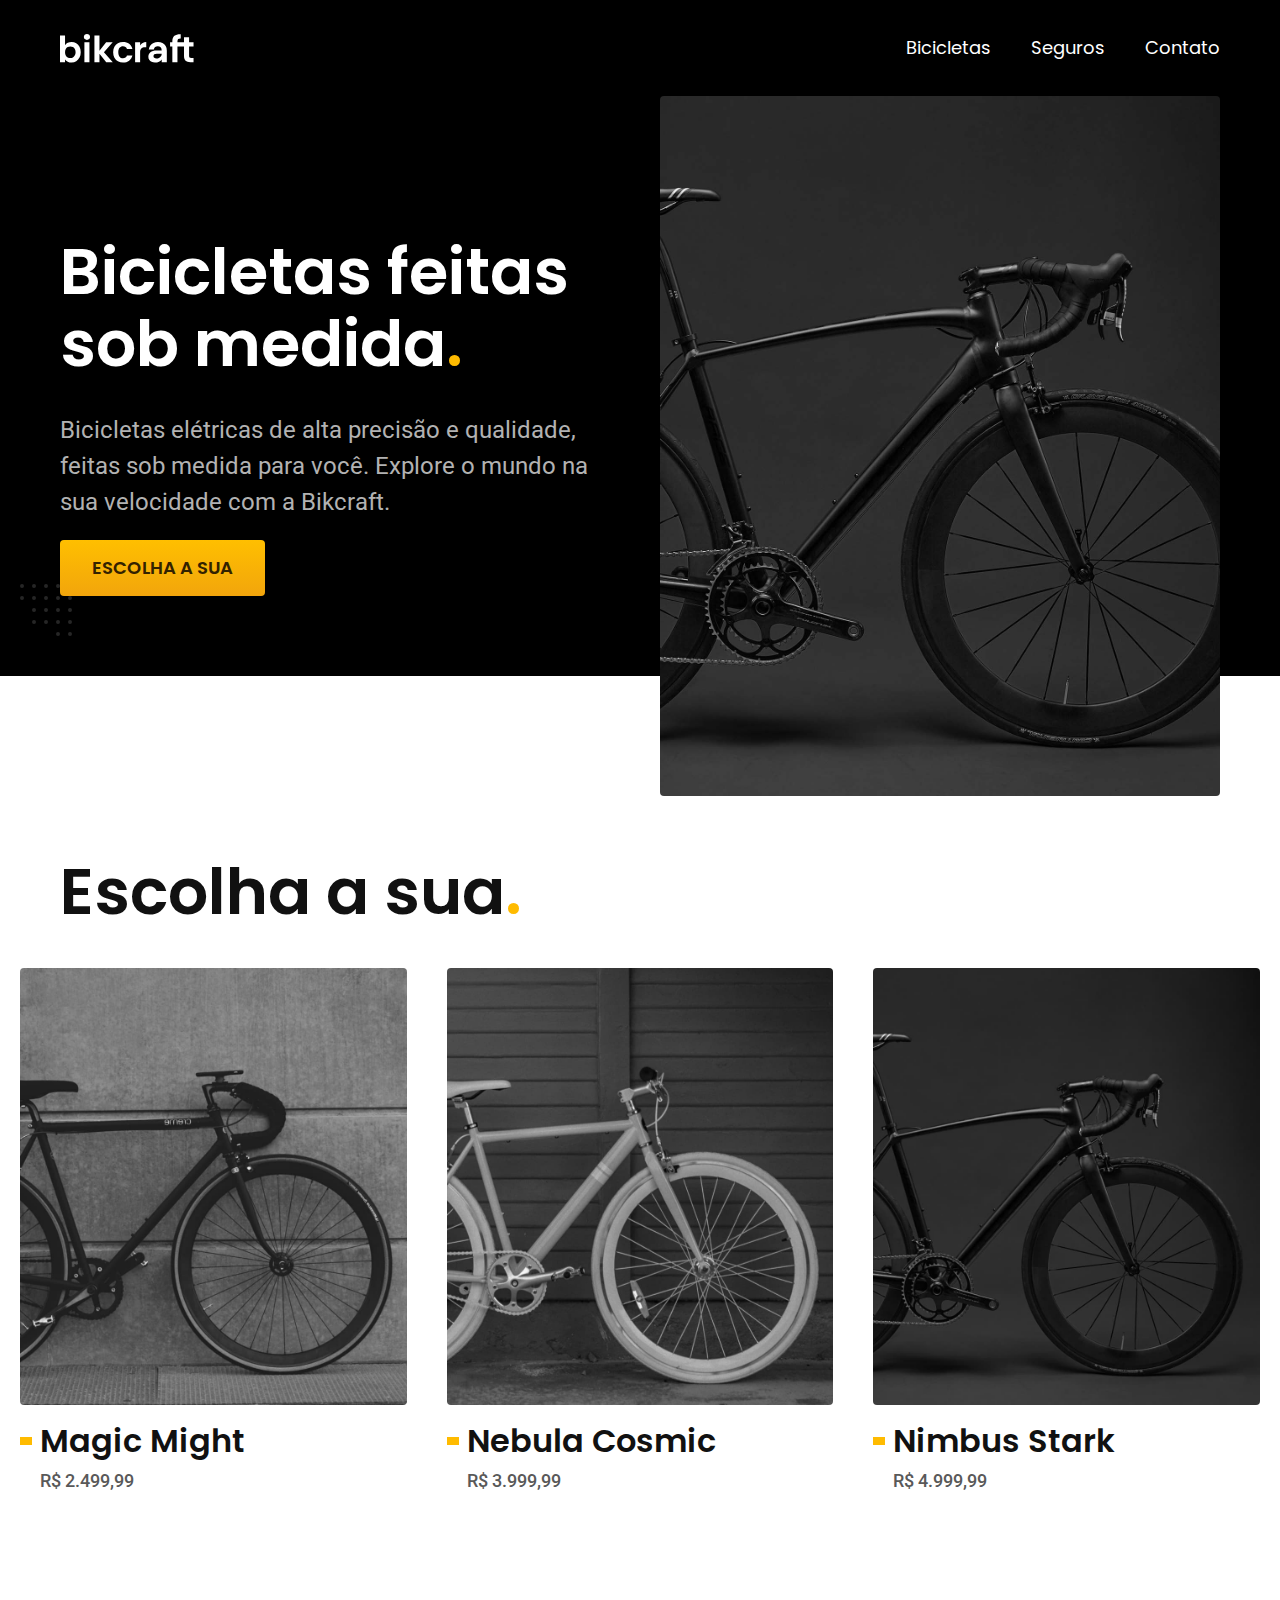
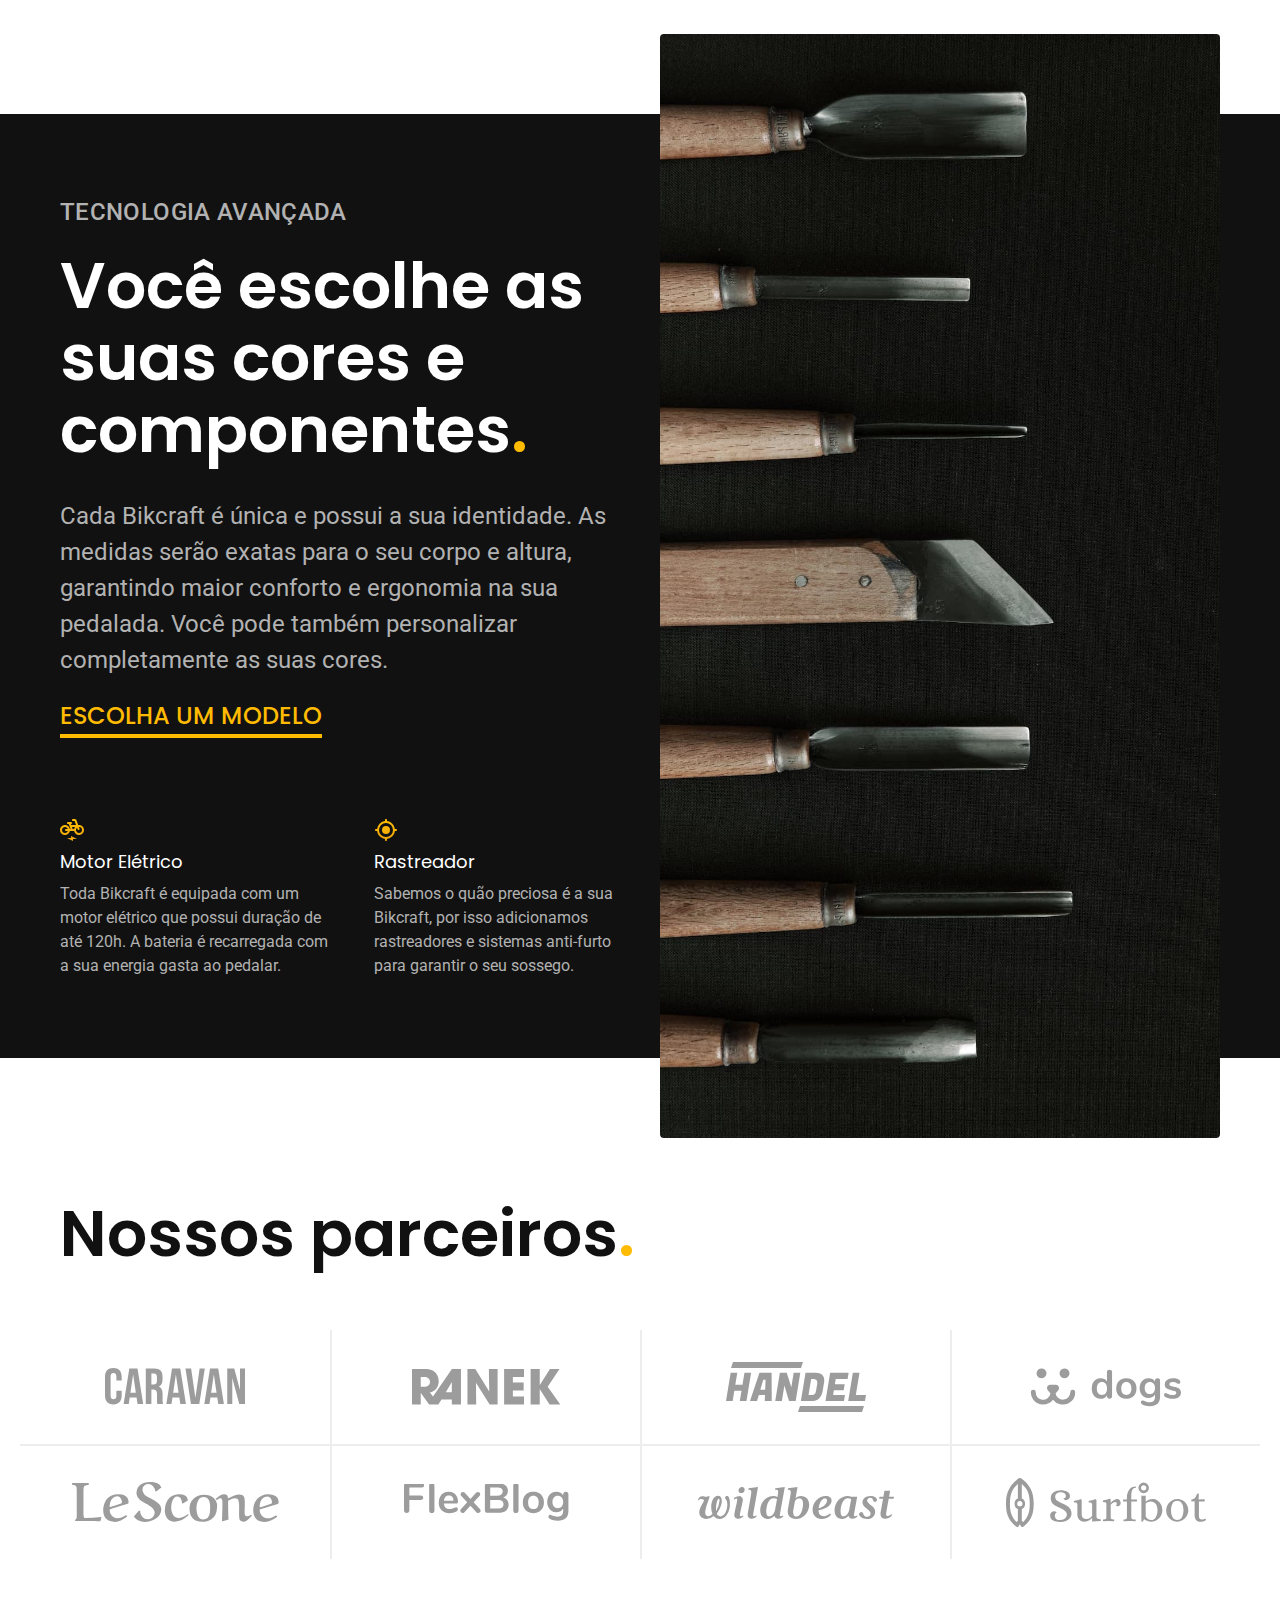
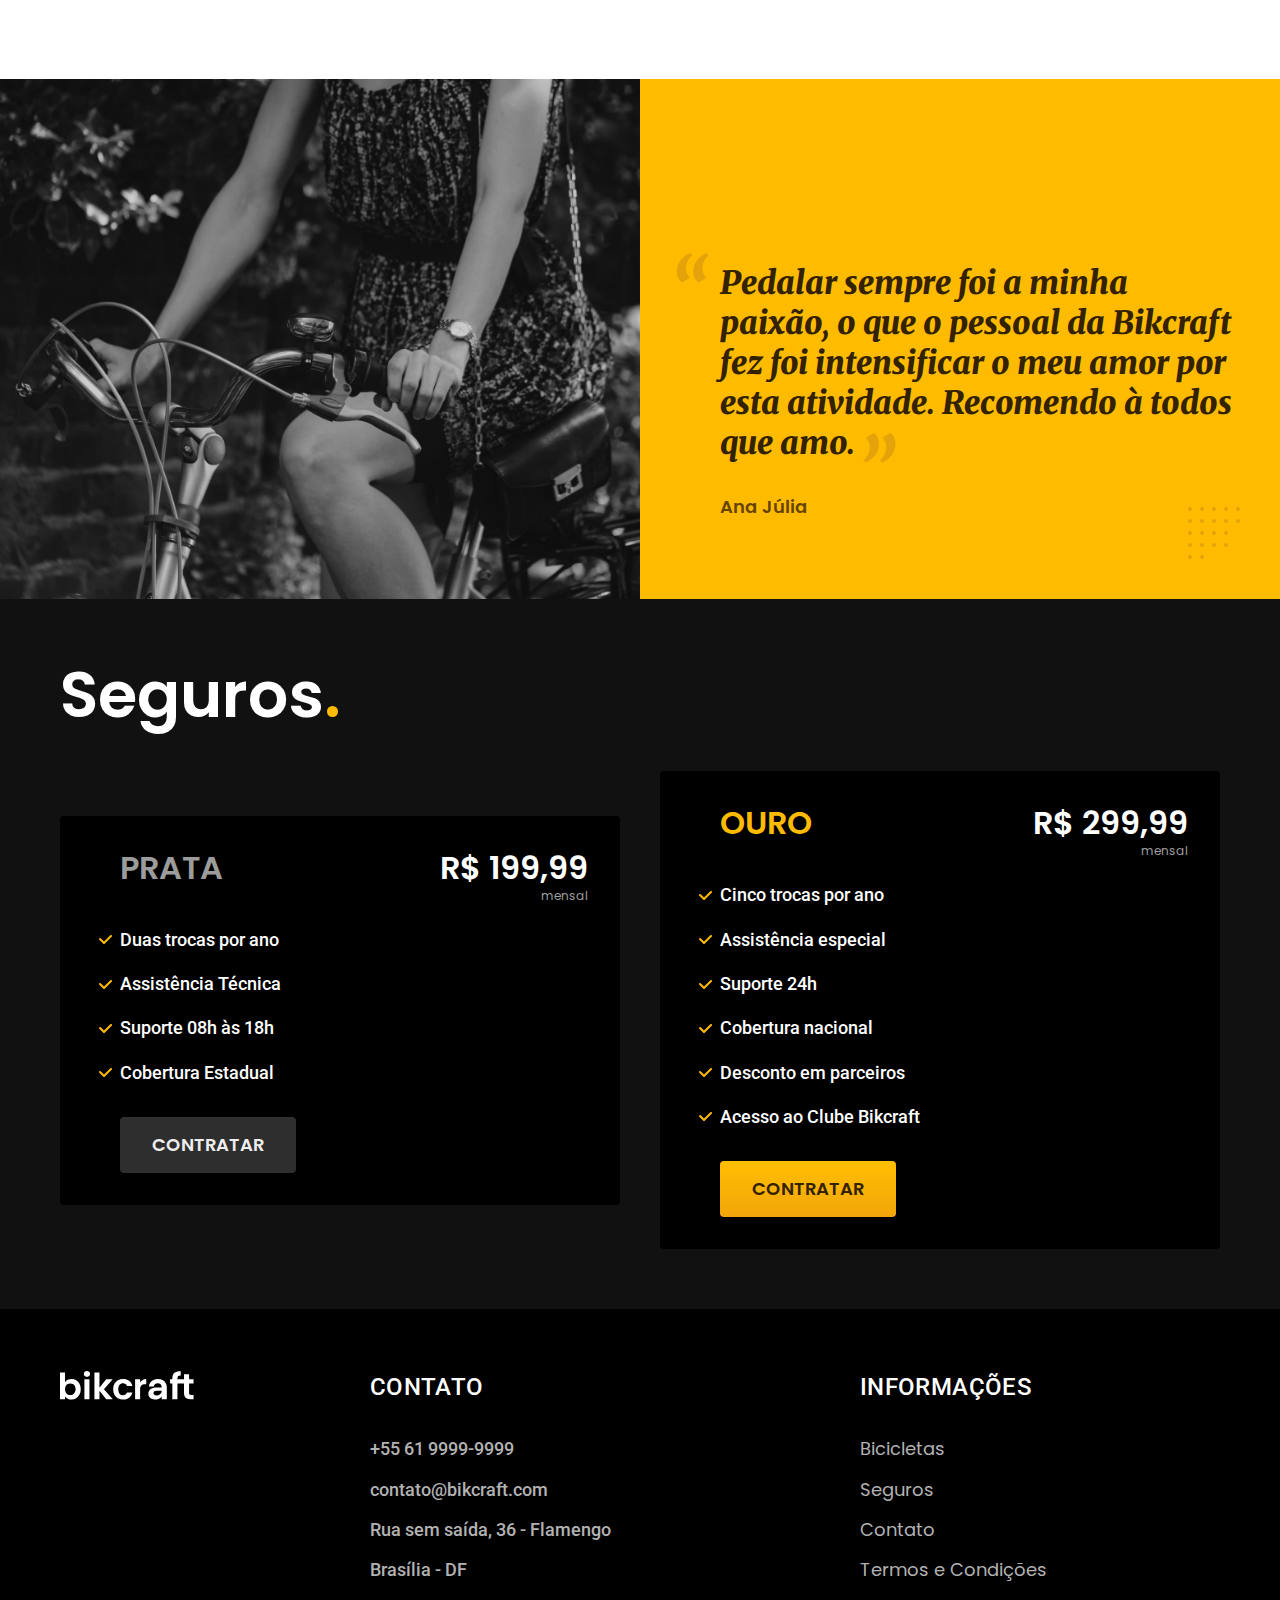
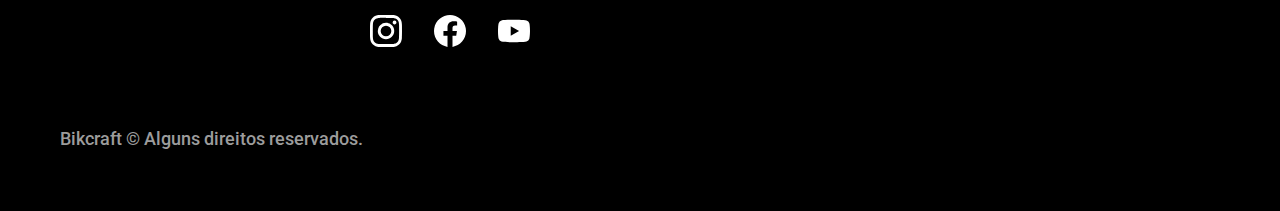
<file: index.html>
<!DOCTYPE html>
<html lang="pt-br">

<head>
  <meta charset="UTF-8">
  <meta name="viewport" content="width=device-width, initial-scale=1.0">

  <title>Bikcraft - Bicicletas Elétricas</title>
  <meta name="description" content="Bicicletas elétricas de alta precisão e qualidade,  feitas sob medida para o cliente. Explore o mundo na sua velocidade com a Bikcraft.">

  <link rel="preload" href="./css/style.css" as="style">
  <link rel="stylesheet" href="./css/style.css">

  <link rel="preconnect" href="https://fonts.googleapis.com">
  <link rel="preconnect" href="https://fonts.gstatic.com" crossorigin>
  <link href="https://fonts.googleapis.com/css2?family=Fira+Sans&family=Merriweather:ital,wght@1,900&family=Poppins:wght@400;600&family=Roboto:wght@400;500&display=swap" rel="stylesheet">
</head>

<body>
  <header class="header-bg">
    <div class="header container">
      <a href="./">
        <img src="./img/bikcraft.svg" width="136" height="32" alt="Bikcraft">
      </a>

      <nav aria-label="primaria">
        <ul class="header-menu font-1-m cor-0">
          <li><a href="./bicicletas.html">Bicicletas</a></li>
          <li><a href="./seguros.html">Seguros</a></li>
          <li><a href="./contato.html">Contato</a></li>
        </ul>
      </nav>
    </div>
  </header>

  <main class="introducao-bg">
    <div class="introducao container">
      <div class="introducao-conteudo">
        <h1 class="font-1-xxl cor-0">Bicicletas feitas sob medida<span class="cor-p1">.</span></h1>
        <p class="font-2-l cor-5">Bicicletas elétricas de alta precisão e qualidade, feitas sob medida para você. Explore o mundo na sua velocidade com a Bikcraft.</p>
        <a class="botao" href="./bicicletas.html">Escolha a sua</a>
      </div>
      <picture>
        <source media="(max-width: 800px)" srcset="./img/bicicletas/nimbus.jpg">
        <img src="./img/fotos/introducao.jpg" width="1280" height="1600" alt="Bicicleta elétrica preta.">
      </picture>
    </div>
  </main>

  <article class="bicicletas-lista">
    <h2 class="container font-1-xxl">Escolha a sua<span class="cor-p1">.</span></h2>

    <ul>
      <li>
        <a href="./bicicletas/magic.html">
          <img src="./img/bicicletas/magic-home.jpg" alt="Bicicleta preta" width="920" height="1040">
          <h3 class="font-1-xl">Magic Might</h3>
          <span class="font-2-m cor-8">R$ 2.499,99</span>
        </a>
      </li>

      <li>
        <a href="./bicicletas/nebula.html">
          <img src="./img/bicicletas/nebula-home.jpg" alt="Bicicleta preta" width="920" height="1040">
          <h3 class="font-1-xl">Nebula Cosmic</h3>
          <span class="font-2-m cor-8">R$ 3.999,99</span>
        </a>
      </li>

      <li>
        <a href="./bicicletas/nimbus.html">
          <img src="./img/bicicletas/nimbus-home.jpg" alt="Bicicleta preta" width="920" height="1040">
          <h3 class="font-1-xl">Nimbus Stark</h3>
          <span class="font-2-m cor-8">R$ 4.999,99</span>
        </a>
      </li>
    </ul>
  </article>

  <article class="tecnologia-bg">
    <div class="tecnologia container">
      <div class="tecnologia-conteudo">
        <span class="font-2-l-b cor-5">Tecnologia Avançada</span>
        <h2 class="font-1-xxl cor-0">Você escolhe as suas cores e componentes<span class="cor-p1">.</span></h2>
        <p class="font-2-l cor-5">Cada Bikcraft é única e possui a sua identidade. As medidas serão exatas para o seu corpo e altura, garantindo maior conforto e ergonomia na sua pedalada. Você pode também personalizar completamente as suas cores.</p>
        <a class=" link" href="./bicicletas.html">Escolha um modelo</a>
        <div class="tecnologia-vantagens">
          <div>
            <img src="./img/icones/eletrica.svg" width="24" height="24" alt="">
            <h3 class="font-1-m cor-0">Motor Elétrico</h3>
            <p class="font-2-s cor-5">Toda Bikcraft é equipada com um motor elétrico que possui duração de até 120h. A bateria é recarregada com a sua energia gasta ao pedalar.</p>
          </div>
          <div>
            <img src="./img/icones/rastreador.svg" width="24" height="24" alt="">
            <h3 class="font-1-m cor-0">Rastreador</h3>
            <p class="font-2-s cor-5">Sabemos o quão preciosa é a sua Bikcraft, por isso adicionamos rastreadores e sistemas anti-furto para garantir o seu sossego.</p>
          </div>
        </div>
      </div>

      <div class="tecnologia-imagem">
        <img src="./img/fotos/tecnologia.jpg" width="1200" height="1920" alt="">
      </div>
    </div>
  </article>

  <section class="parceiros" aria-label="Nossos Parceiros">
    <h2 class="container font-1-xxl">Nossos parceiros<span class="cor-p1">.</span></h2>

    <ul>
      <li><img src="./img/parceiros/caravan.svg" alt="Caravan" width="140" height="38"></li>
      <li><img src="./img/parceiros/ranek.svg" alt="Ranek" width="149" height="36"></li>
      <li><img src="./img/parceiros/handel.svg" alt="Handel" width="140" height="50"></li>
      <li><img src="./img/parceiros/dogs.svg" alt="Dogs" width="152" height="39"></li>
      <li><img src="./img/parceiros/lescone.svg" alt="LeScone" width="208" height="41"></li>
      <li><img src="./img/parceiros/flexblog.svg" alt="FlexBlog" width="165" height="38"></li>
      <li><img src="./img/parceiros/wildbeast.svg" alt="Wildbeast" width="196" height="34"></li>
      <li><img src="./img/parceiros/surfbot.svg" alt="Surfbot" width="200" height="49"></li>
    </ul>
  </section>

  <section class="depoimento" aria-label="Depoimento">
    <div>
      <img src="./img/fotos/depoimento.jpg" width="1560" height="1360" alt="Pessoa pedalando uma bicicleta Bikcraft">
    </div>
    <div class="depoimento-conteudo">
      <blockquote class="font-1-xl cor-p5">
        <p>Pedalar sempre foi a minha paixão, o que o pessoal da Bikcraft fez foi intensificar o meu amor por esta atividade. Recomendo à todos que amo.</p>
      </blockquote>
      <span class="font-1-m-b cor-p4">Ana Júlia</span>
    </div>
  </section>

  <article class="seguros-bg">
    <div class="seguros container">
      <h2 class="font-1-xxl cor-0">Seguros<span class="cor-p1">.</span></h2>
      <div class="seguros-item">
        <h3 class="font-1-xl cor-6">PRATA</h3>
        <span class="font-1-xl cor-0">R$ 199,99<span class="font-1-xs cor-6">mensal</span></span>
        <ul class="font-2-m cor-0">
          <li>Duas trocas por ano</li>
          <li>Assistência Técnica</li>
          <li>Suporte 08h às 18h</li>
          <li>Cobertura Estadual</li>
        </ul>
        <a class="botao secundario" href="./orcamento.html">Contratar</a>
      </div>

      <div class="seguros-item">
        <h3 class="font-1-xl cor-p1">OURO</h3>
        <span class="font-1-xl cor-0">R$ 299,99<span class="font-1-xs cor-6">mensal</span></span>
        <ul class="font-2-m cor-0">
          <li>Cinco trocas por ano</li>
          <li>Assistência especial</li>
          <li>Suporte 24h</li>
          <li>Cobertura nacional</li>
          <li>Desconto em parceiros</li>
          <li>Acesso ao Clube Bikcraft</li>
        </ul>
        <a class="botao" href="./orcamento.html">Contratar</a>
      </div>
    </div>
  </article>

  <footer class="footer-bg">
    <div class="footer container">
      <img src="./img/bikcraft.svg" width="136" height="32" alt="Bikcraft">
      <div class="footer-contato">
        <h3 class="font-2-l-b cor-0">Contato</h3>
        <ul class="font-2-m cor-5">
          <li><a href="tel:+556199999999">+55 61 9999-9999</a></li>
          <li><a href="mailto:contato@bikcraft.com">contato@bikcraft.com</a></li>
          <li>Rua sem saída, 36 - Flamengo</li>
          <li>Brasília - DF</li>
        </ul>
        <div class="footer-redes">
          <a href="./">
            <img src="./img/redes/instagram.svg" width="32" height="32" alt="Instagram">
          </a>
          <a href="./">
            <img src="./img/redes/facebook.svg" width="32" height="32" alt="Facebook">
          </a>
          <a href="./">
            <img src="./img/redes/youtube.svg" width="32" height="32" alt="Youtube">
          </a>
        </div>
      </div>
      <div class="footer-informacoes">
        <h3 class="font-2-l-b cor-0">Informações</h3>
        <nav>
          <ul class="font-1-m cor-5">
            <li><a href="./bicicletas.html">Bicicletas</a></li>
            <li><a href="./seguros.html">Seguros</a></li>
            <li><a href="./contato.html">Contato</a></li>
            <li><a href="./termos.html">Termos e Condições</a></li>
          </ul>
        </nav>
      </div>
      <p class="footer-copy font-2-m cor-6">Bikcraft © Alguns direitos reservados.</p>
    </div>
  </footer>

</body>

</html>
</file>
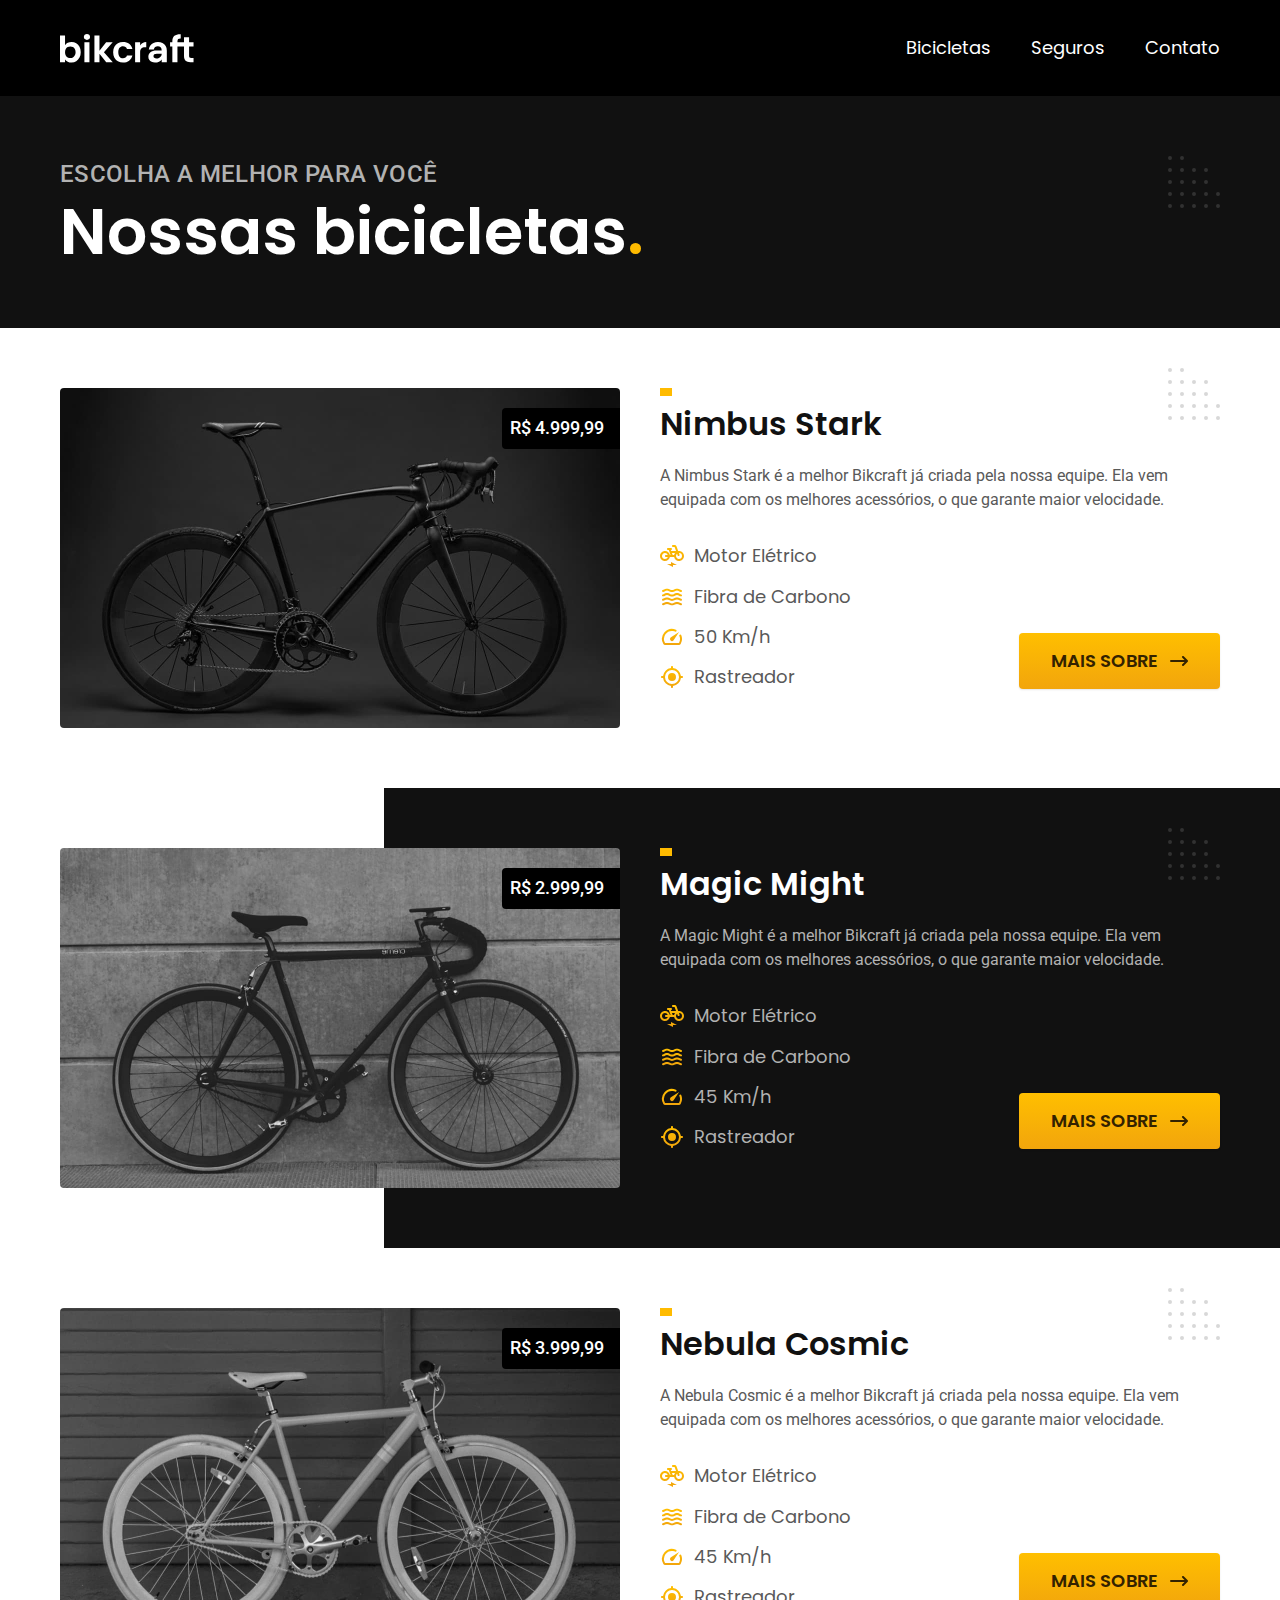
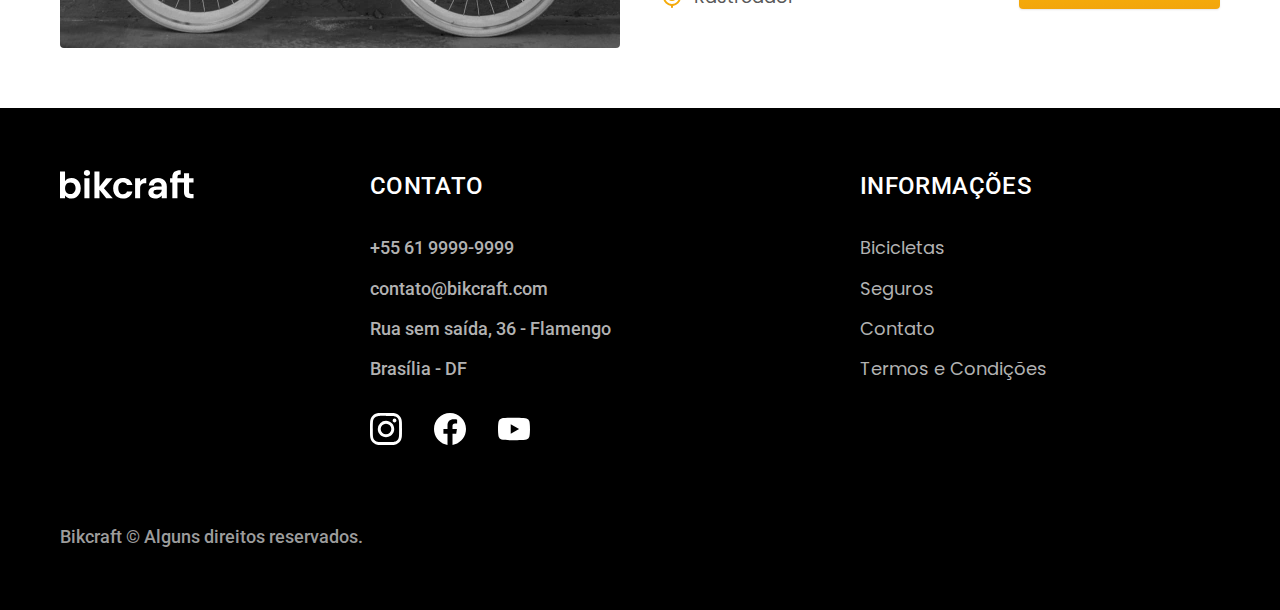
<file: bicicletas.html>
<!DOCTYPE html>
<html lang="pt-br">

<head>
  <meta charset="UTF-8">
  <meta name="viewport" content="width=device-width, initial-scale=1.0">

  <title>Bicicletas | Bikcraft</title>
  <meta name="description" content="Bicicletas.">

  <link rel="preload" href="./css/style.css" as="style">
  <link rel="stylesheet" href="./css/style.css">

  <link rel="preconnect" href="https://fonts.googleapis.com">
  <link rel="preconnect" href="https://fonts.gstatic.com" crossorigin>
  <link href="https://fonts.googleapis.com/css2?family=Fira+Sans&family=Merriweather:ital,wght@1,900&family=Poppins:wght@400;600&family=Roboto:wght@400;500&display=swap" rel="stylesheet">
</head>

<body id="bicicletas">
  <header class="header-bg">
    <div class="header container">
      <a href="./">
        <img src="./img/bikcraft.svg" alt="Bikcraft">
      </a>

      <nav aria-label="primaria">
        <ul class="header-menu font-1-m cor-0">
          <li><a href="./bicicletas.html">Bicicletas</a></li>
          <li><a href="./seguros.html">Seguros</a></li>
          <li><a href="./contato.html">Contato</a></li>
        </ul>
      </nav>
    </div>
  </header>

  <main>
    <div class="titulo-bg">
      <div class="titulo container">
        <p class="font-2-l-b cor-5">Escolha a melhor para você</p>
        <h1 class="font-1-xxl cor-0">Nossas bicicletas<span class="cor-p1">.</span></h1>
      </div>
    </div>

    <div class="bicicletas container">
      <div class="bicicletas-imagem">
        <img src="./img/bicicletas/nimbus.jpg" alt="Bicicleta Preta">
        <span class="font-2-m cor-0">R$ 4.999,99</span>
      </div>
      <div class="bicicletas-conteudo">
        <h2 class="font-1-xl">Nimbus Stark</h2>
        <p class="font-2-s cor-8">A Nimbus Stark é a melhor Bikcraft já criada pela nossa equipe. Ela vem equipada com os melhores acessórios, o que garante maior velocidade.</p>
        <ul class="font-1-m cor-8">
          <li>
            <img src="./img/icones/eletrica.svg" alt="">
            Motor Elétrico
          </li>
          <li>
            <img src="./img/icones/carbono.svg" alt="">
            Fibra de Carbono
          </li>
          <li>
            <img src="./img/icones/velocidade.svg" alt="">
            50 Km/h
          </li>
          <li>
            <img src="./img/icones/rastreador.svg" alt="">
            Rastreador
          </li>
        </ul>
        <a class="botao seta" href="./bicicletas/nimbus.html">Mais Sobre</a>
      </div>
    </div>

    <div class="bicicletas-bg">
      <div class="bicicletas container">
        <div class="bicicletas-imagem">
          <img src="./img/bicicletas/magic.jpg" alt="Bicicleta Preta">
          <span class="font-2-m cor-0">R$ 2.999,99</span>
        </div>
        <div class="bicicletas-conteudo">
          <h2 class="font-1-xl cor-0">Magic Might</h2>
          <p class="font-2-s cor-5">A Magic Might é a melhor Bikcraft já criada pela nossa equipe. Ela vem equipada com os melhores acessórios, o que garante maior velocidade.</p>
          <ul class="font-1-m cor-5">
            <li>
              <img src="./img/icones/eletrica.svg" alt="">
              Motor Elétrico
            </li>
            <li>
              <img src="./img/icones/carbono.svg" alt="">
              Fibra de Carbono
            </li>
            <li>
              <img src="./img/icones/velocidade.svg" alt="">
              45 Km/h
            </li>
            <li>
              <img src="./img/icones/rastreador.svg" alt="">
              Rastreador
            </li>
          </ul>
          <a class="botao seta" href="./bicicletas/magic.html">Mais Sobre</a>
        </div>
      </div>
    </div>

    <div class="bicicletas container">
      <div class="bicicletas-imagem">
        <img src="./img/bicicletas/nebula.jpg" alt="Bicicleta Preta">
        <span class="font-2-m cor-0">R$ 3.999,99</span>
      </div>
      <div class="bicicletas-conteudo">
        <h2 class="font-1-xl">Nebula Cosmic</h2>
        <p class="font-2-s cor-8">A Nebula Cosmic é a melhor Bikcraft já criada pela nossa equipe. Ela vem equipada com os melhores acessórios, o que garante maior velocidade.</p>
        <ul class="font-1-m cor-8">
          <li>
            <img src="./img/icones/eletrica.svg" alt="">
            Motor Elétrico
          </li>
          <li>
            <img src="./img/icones/carbono.svg" alt="">
            Fibra de Carbono
          </li>
          <li>
            <img src="./img/icones/velocidade.svg" alt="">
            45 Km/h
          </li>
          <li>
            <img src="./img/icones/rastreador.svg" alt="">
            Rastreador
          </li>
        </ul>
        <a class="botao seta" href="./bicicletas/nebula.html">Mais Sobre</a>
      </div>
    </div>


  </main>

  <footer class="footer-bg">
    <div class="footer container">
      <img src="./img/bikcraft.svg" alt="Bikcraft">
      <div class="footer-contato">
        <h3 class="font-2-l-b cor-0">Contato</h3>
        <ul class="font-2-m cor-5">
          <li><a href="tel:+556199999999">+55 61 9999-9999</a></li>
          <li><a href="mailto:contato@bikcraft.com">contato@bikcraft.com</a></li>
          <li>Rua sem saída, 36 - Flamengo</li>
          <li>Brasília - DF</li>
        </ul>
        <div class="footer-redes">
          <a href="./">
            <img src="./img/redes/instagram.svg" alt="instagram">
          </a>
          <a href="./">
            <img src="./img/redes/facebook.svg" alt="facebook">
          </a>
          <a href="./">
            <img src="./img/redes/youtube.svg" alt="youtube">
          </a>
        </div>
      </div>
      <div class="footer-informacoes">
        <h3 class="font-2-l-b cor-0">Informações</h3>
        <nav>
          <ul class="font-1-m cor-5">
            <li><a href="./bicicletas.html">Bicicletas</a></li>
            <li><a href="./seguros.html">Seguros</a></li>
            <li><a href="./contato.html">Contato</a></li>
            <li><a href="./termos.html">Termos e Condições</a></li>
          </ul>
        </nav>
      </div>
      <p class="footer-copy font-2-m cor-6">Bikcraft © Alguns direitos reservados.</p>
    </div>
  </footer>

</body>

</html>
</file>
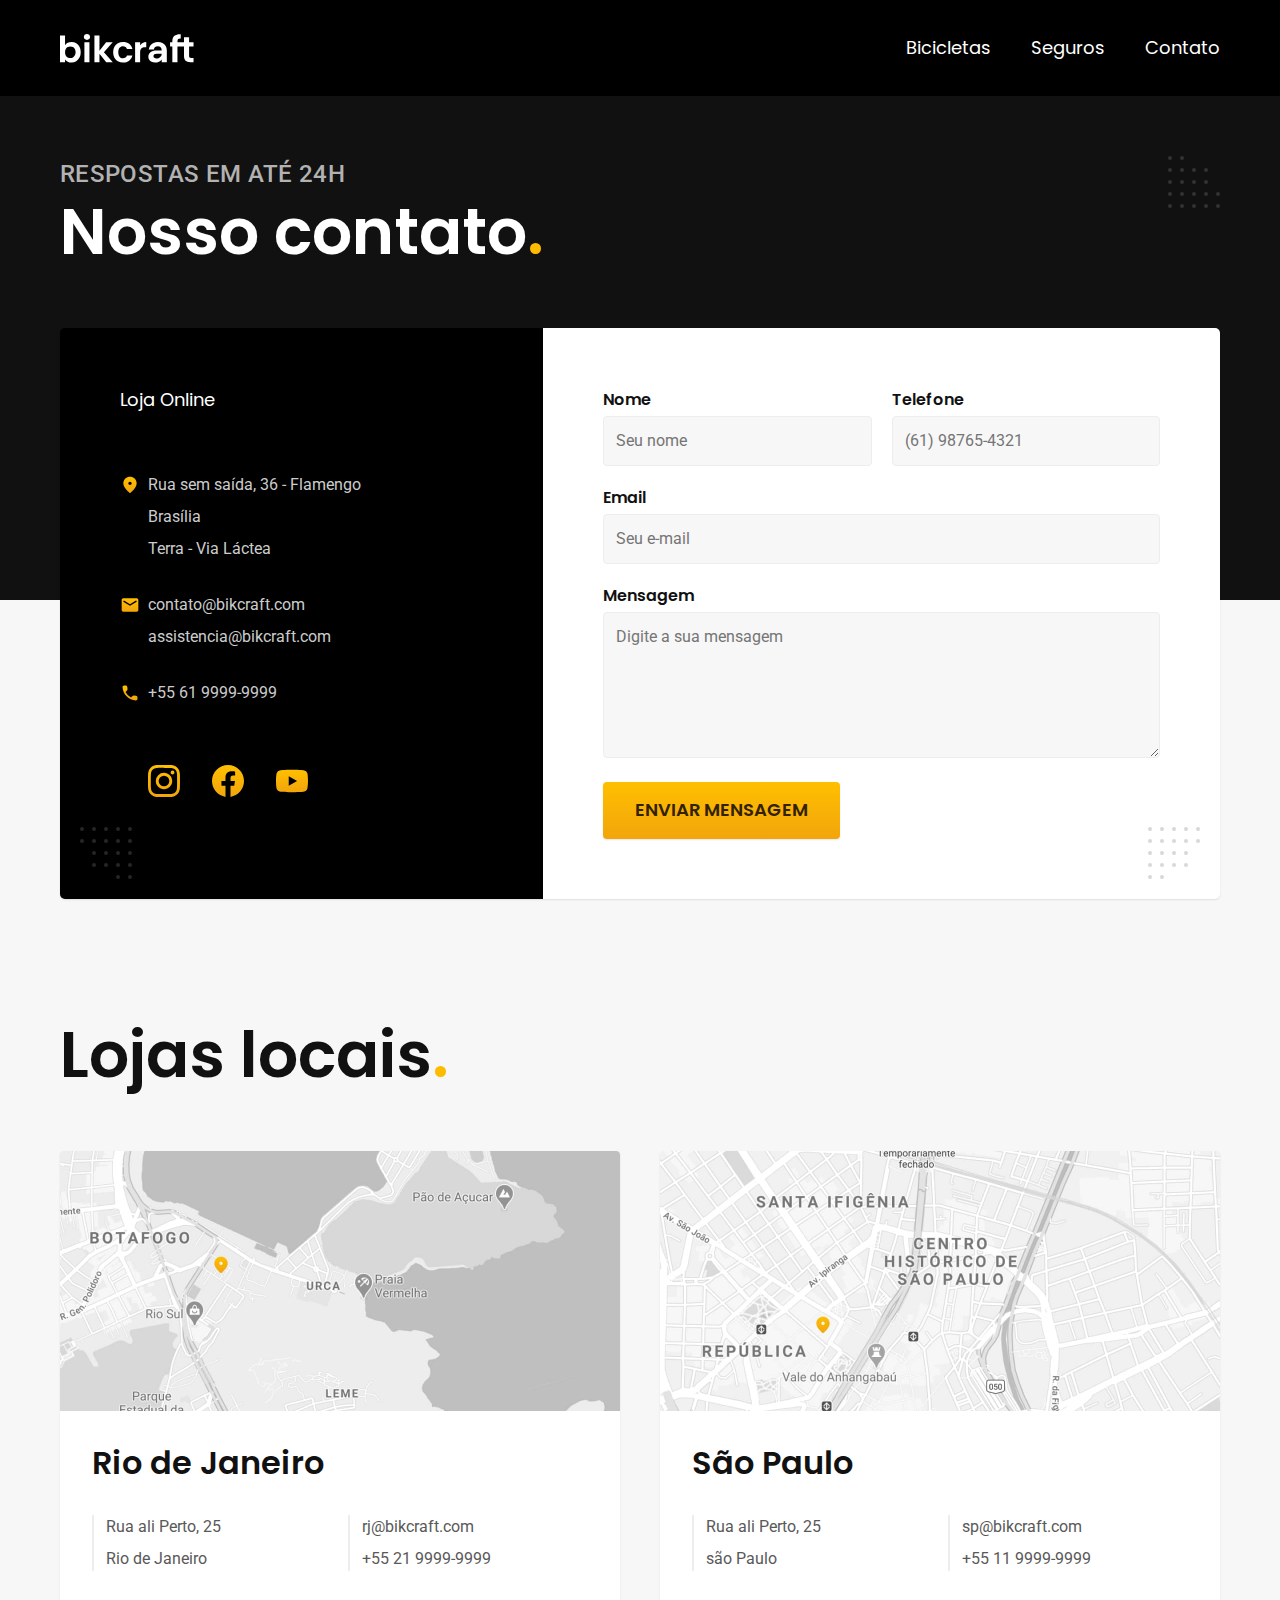
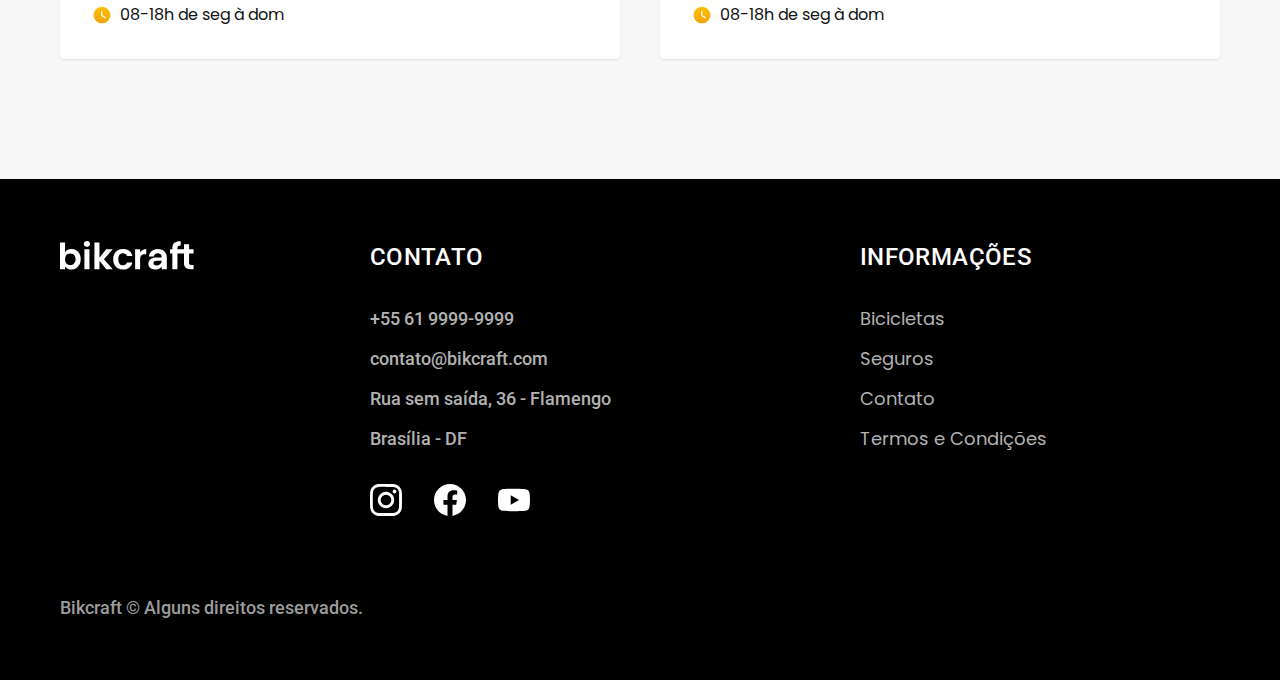
<file: contato.html>
<!DOCTYPE html>
<html lang="pt-br">

<head>
  <meta charset="UTF-8">
  <meta name="viewport" content="width=device-width, initial-scale=1.0">

  <title>Contato | Bikcraft</title>
  <meta name="description" content="Contato.">

  <link rel="preload" href="./css/style.css" as="style">
  <link rel="stylesheet" href="./css/style.css">

  <link rel="preconnect" href="https://fonts.googleapis.com">
  <link rel="preconnect" href="https://fonts.gstatic.com" crossorigin>
  <link href="https://fonts.googleapis.com/css2?family=Fira+Sans&family=Merriweather:ital,wght@1,900&family=Poppins:wght@400;600&family=Roboto:wght@400;500&display=swap" rel="stylesheet">
</head>

<body id="contato">
  <header class="header-bg">
    <div class="header container">
      <a href="./">
        <img src="./img/bikcraft.svg" alt="Bikcraft">
      </a>

      <nav aria-label="primaria">
        <ul class="header-menu font-1-m cor-0">
          <li><a href="./bicicletas.html">Bicicletas</a></li>
          <li><a href="./seguros.html">Seguros</a></li>
          <li><a href="./contato.html">Contato</a></li>
        </ul>
      </nav>
    </div>
  </header>

  <main>
    <div class="titulo-bg">
      <div class="titulo container">
        <p class="font-2-l-b cor-5">Respostas em até 24h</p>
        <h1 class="font-1-xxl cor-0">Nosso contato<span class="cor-p1">.</span></h1>
      </div>
    </div>

    <div class="contato container">
      <section class="contato-dados" aria-label="Endereço">
        <h2 class="font-1-m cor-0">Loja Online</h2>
        <div class="contato-endereco font-2-s cor-4">
          <p>Rua sem saída, 36 - Flamengo</p>
          <p>Brasília</p>
          <p>Terra - Via Láctea</p>
        </div>
        <address class="contato-meios font-2-s cor-4">
          <a href="mailto:contato@bikcraft.com">contato@bikcraft.com</a>
          <a href="mailto:assistencia@bikcraft.com">assistencia@bikcraft.com</a>
          <a href="tel:+556199999999">+55 61 9999-9999</a>
        </address>
        <div class="contato-redes">
          <a href="./">
            <img src="./img/redes/instagram-p.svg" alt="instagram">
          </a>
          <a href="./">
            <img src="./img/redes/facebook-p.svg" alt="facebook">
          </a>
          <a href="./">
            <img src="./img/redes/youtube-p.svg" alt="youtube">
          </a>
        </div>
      </section>
      <section class="contato-formulario" aria-label="Formulário">
        <form class="form" action="./contato.html">
          <div>
            <label for="nome">Nome</label>
            <input type="text" id="nome" name="nome" placeholder="Seu nome">
          </div>
          <div>
            <label for="telefone">Telefone</label>
            <input type="text" id="telefone" name="telefone" placeholder="(61) 98765-4321">
          </div>
          <div class="coluna-2">
            <label for="email">Email</label>
            <input type="email" id="email" name="email" placeholder="Seu e-mail">
          </div>
          <div class="coluna-2">
            <label for="mensagem">Mensagem</label>
            <textarea rows="5" id="mensagem" name="mensagem" placeholder="Digite a sua mensagem"></textarea>
          </div>
          <button class="botao coluna-2">Enviar Mensagem</button>
        </form>
      </section>
    </div>
  </main>

  <article class="lojas container">
    <h2 class="font-1-xxl">Lojas locais<span class="cor-p1">.</span></h2>
    <div class="lojas-item">
      <img src="./img/lojas/rj.jpg" alt="Mapa marcando o endereço no RJ">
      <div class="lojas-conteudo">
        <h3 class="font-1-xl">Rio de Janeiro</h3>
        <div class="lojas-dados font-2-s cor-8">
          <p>Rua ali Perto, 25</p>
          <p>Rio de Janeiro</p>
        </div>
        <div class="lojas-dados font-2-s cor-8">
          <a href="mailto:rj@bikcraft.com">rj@bikcraft.com</a>
          <a href="tel:+556199999999">+55 21 9999-9999</a>
        </div>
        <p class="lojas-tempo font-1-s"><img src="./img/icones/horario.svg" alt="">08-18h de seg à dom</p>
      </div>
    </div>

    <div class="lojas-item">
      <img src="./img/lojas/sp.jpg" alt="Mapa marcando o endereço em SP">
      <div class="lojas-conteudo">
        <h3 class="font-1-xl">São Paulo</h3>
        <div class="lojas-dados font-2-s cor-8">
          <p>Rua ali Perto, 25</p>
          <p>são Paulo</p>
        </div>
        <div class="lojas-dados font-2-s cor-8">
          <a href="mailto:sp@bikcraft.com">sp@bikcraft.com</a>
          <a href="tel:+556199999999">+55 11 9999-9999</a>
        </div>
        <p class="lojas-tempo font-1-s"><img src="./img/icones/horario.svg" alt="">08-18h de seg à dom</p>
      </div>
    </div>
  </article>

  <footer class="footer-bg">
    <div class="footer container">
      <img src="./img/bikcraft.svg" alt="Bikcraft">
      <div class="footer-contato">
        <h3 class="font-2-l-b cor-0">Contato</h3>
        <ul class="font-2-m cor-5">
          <li><a href="tel:+556199999999">+55 61 9999-9999</a></li>
          <li><a href="mailto:contato@bikcraft.com">contato@bikcraft.com</a></li>
          <li>Rua sem saída, 36 - Flamengo</li>
          <li>Brasília - DF</li>
        </ul>
        <div class="footer-redes">
          <a href="./">
            <img src="./img/redes/instagram.svg" alt="instagram">
          </a>
          <a href="./">
            <img src="./img/redes/facebook.svg" alt="facebook">
          </a>
          <a href="./">
            <img src="./img/redes/youtube.svg" alt="youtube">
          </a>
        </div>
      </div>
      <div class="footer-informacoes">
        <h3 class="font-2-l-b cor-0">Informações</h3>
        <nav>
          <ul class="font-1-m cor-5">
            <li><a href="./bicicletas.html">Bicicletas</a></li>
            <li><a href="./seguros.html">Seguros</a></li>
            <li><a href="./contato.html">Contato</a></li>
            <li><a href="./termos.html">Termos e Condições</a></li>
          </ul>
        </nav>
      </div>
      <p class="footer-copy font-2-m cor-6">Bikcraft © Alguns direitos reservados.</p>
    </div>
  </footer>

</body>

</html>
</file>
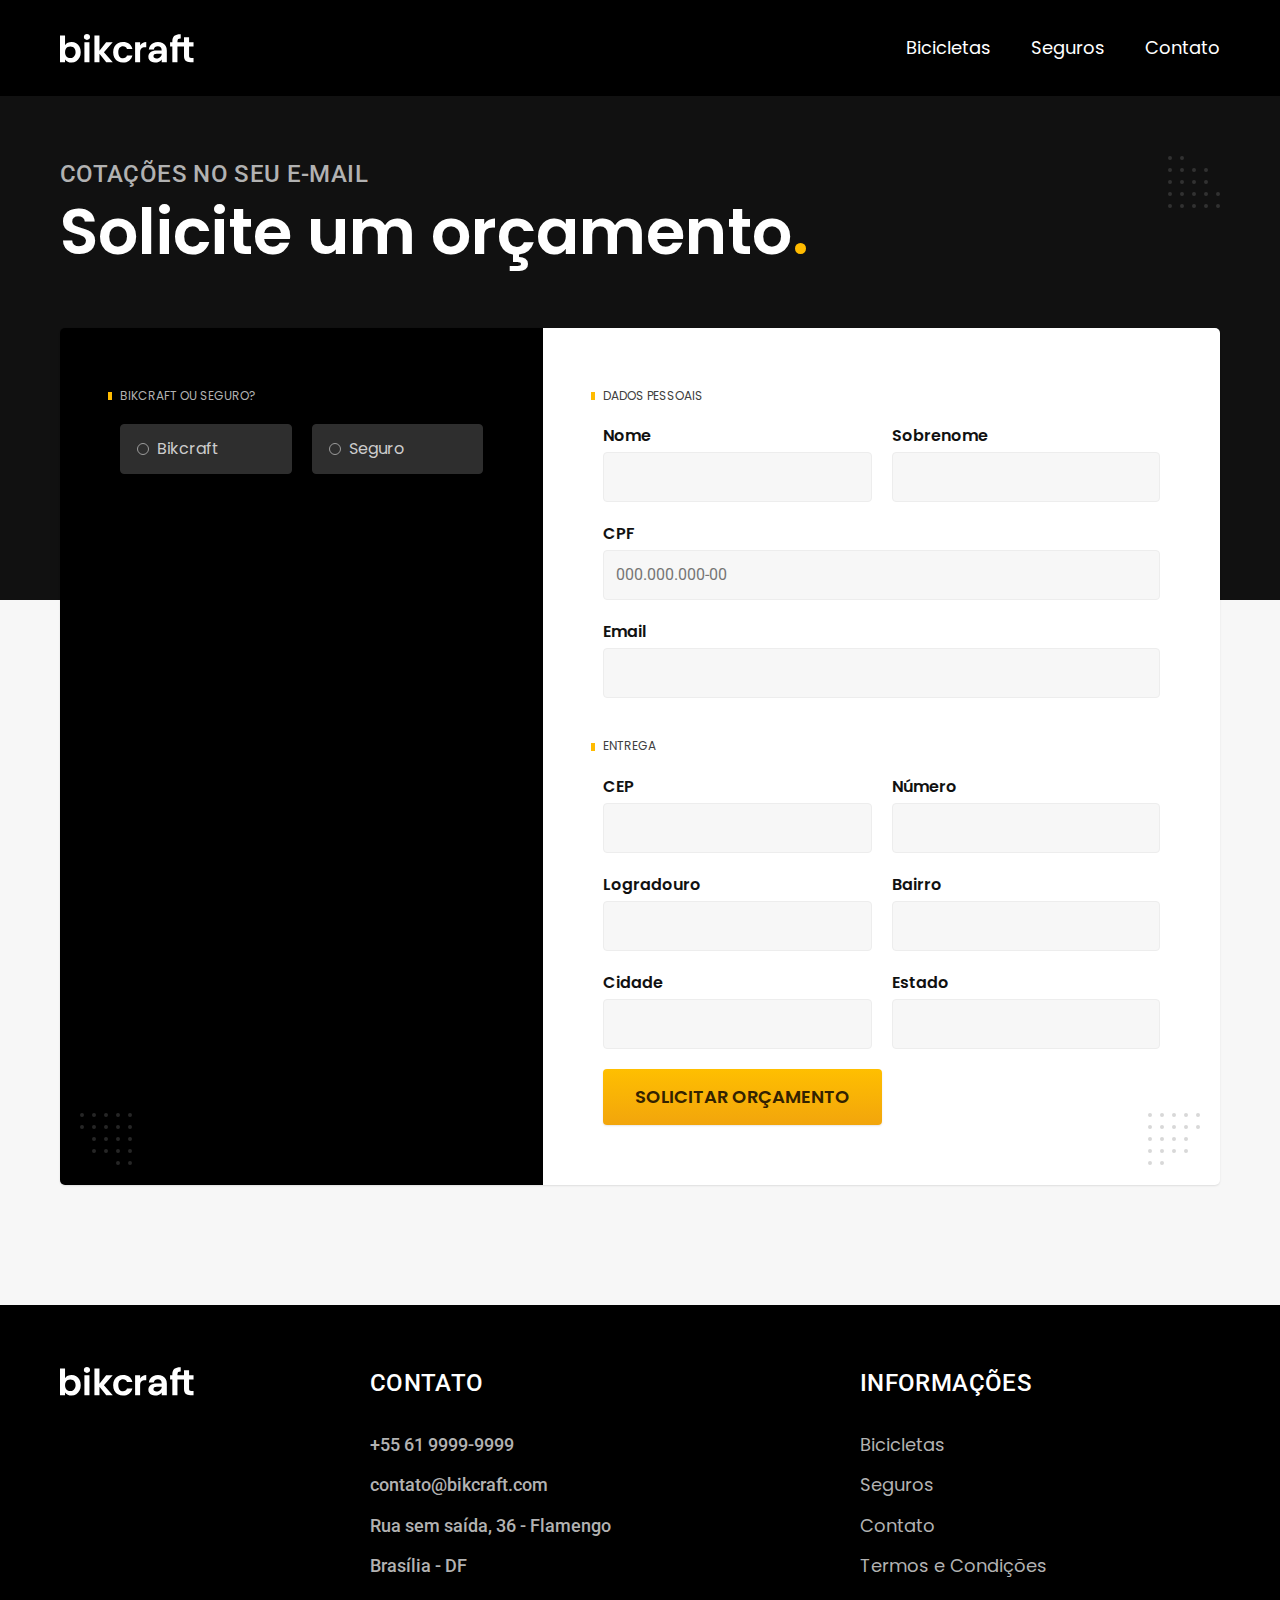
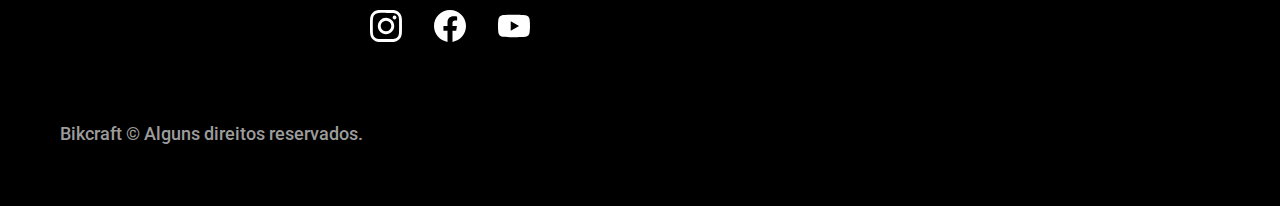
<file: orcamento.html>
<!DOCTYPE html>
<html lang="pt-br">

<head>
  <meta charset="UTF-8">
  <meta name="viewport" content="width=device-width, initial-scale=1.0">

  <title>Orçamento | Bikcraft</title>
  <meta name="description" content="Orçamento.">

  <link rel="preload" href="./css/style.css" as="style">
  <link rel="stylesheet" href="./css/style.css">

  <link rel="preconnect" href="https://fonts.googleapis.com">
  <link rel="preconnect" href="https://fonts.gstatic.com" crossorigin>
  <link href="https://fonts.googleapis.com/css2?family=Fira+Sans&family=Merriweather:ital,wght@1,900&family=Poppins:wght@400;600&family=Roboto:wght@400;500&display=swap" rel="stylesheet">
</head>

<body id="orcamento">
  <header class="header-bg">
    <div class="header container">
      <a href="./">
        <img src="./img/bikcraft.svg" alt="Bikcraft">
      </a>

      <nav aria-label="primaria">
        <ul class="header-menu font-1-m cor-0">
          <li><a href="./bicicletas.html">Bicicletas</a></li>
          <li><a href="./seguros.html">Seguros</a></li>
          <li><a href="./contato.html">Contato</a></li>
        </ul>
      </nav>
    </div>
  </header>

  <main>
    <div class="titulo-bg">
      <div class="titulo container">
        <p class="font-2-l-b cor-5">Cotações no seu e-mail</p>
        <h1 class="font-1-xxl cor-0">Solicite um orçamento<span class="cor-p1">.</span></h1>
      </div>
    </div>

    <form class="orcamento container" action="./">
      <div class="orcamento-produto">
        <h2 class="font-1-xs cor-5">Bikcraft ou Seguro?</h2>

        <input type="radio" name="tipo" value="bikcraft" id="bikcraft">
        <label for="bikcraft">Bikcraft</label>

        <input type="radio" name="tipo" value="seguro" id="seguro">
        <label for="seguro">Seguro</label>

        <div class="orcamento-conteudo" id="orcamento-bikcraft">
          <h2 class="font-1-xs cor-5">Escolha a sua</h2>

          <input type="radio" name="produto" value="nimbus" id="nimbus">
          <label for="nimbus">Nimbus Stark <span>R$ 4.999,99</span></label>
          <div class="orcamento-detalhes">
            <ul class="font-1xs cor-8">
              <li><img src="./img/icones/eletrica.svg" alt=""> Motor Elétrico</li>
              <li><img src="./img/icones/carbono.svg" alt=""> Fibra de Carbono</li>
              <li><img src="./img/icones/velocidade.svg" alt=""> 50 Km/h</li>
              <li><img src="./img/icones/rastreador.svg" alt=""> Rastreador</li>
            </ul>
            <img src="./img//bicicletas/nimbus.jpg" alt="Bicicleta Preta">
          </div>

          <input type="radio" name="produto" value="magic" id="magic">
          <label for="magic">Magic Might <span>R$ 2.499,99</span></label>
          <div class="orcamento-detalhes">
            <ul class="font-1xs cor-8">
              <li><img src="./img/icones/eletrica.svg" alt=""> Motor Elétrico</li>
              <li><img src="./img/icones/carbono.svg" alt=""> Fibra de Carbono</li>
              <li><img src="./img/icones/velocidade.svg" alt=""> 45 Km/h</li>
              <li><img src="./img/icones/rastreador.svg" alt=""> Rastreador</li>
            </ul>
            <img src="./img//bicicletas/magic.jpg" alt="Bicicleta Preta">
          </div>

          <input type="radio" name="produto" value="nebula" id="nebula">
          <label for="nebula">Nebula Cosmic <span>R$ 3.999,99</span></label>
          <div class="orcamento-detalhes">
            <ul class="font-1xs cor-8">
              <li><img src="./img/icones/eletrica.svg" alt=""> Motor Elétrico</li>
              <li><img src="./img/icones/carbono.svg" alt=""> Fibra de Carbono</li>
              <li><img src="./img/icones/velocidade.svg" alt=""> 40 Km/h</li>
              <li><img src="./img/icones/rastreador.svg" alt=""> Rastreador</li>
            </ul>
            <img src="./img//bicicletas/nebula.jpg" alt="Bicicleta Branca">
          </div>
        </div>

        <div class="orcamento-conteudo" id="orcamento-seguro">
          <h2 class="font-1-xs cor-5">Escolha o plano</h2>

          <input type="radio" name="produto" value="prata" id="prata">
          <label for="prata">Prata <span>R$ 199,99</span></label>

          <input type="radio" name="produto" value="ouro" id="ouro">
          <label for="ouro">Ouro <span>R$ 299,99</span></label>
        </div>
      </div>

      <div class="orcamento-dados form">
        <h2 class="font-1-xs cor-9 coluna-2">Dados pessoais</h2>
        <div>
          <label for="nome">Nome</label>
          <input type="text" id="nome" name="nome">
        </div>
        <div>
          <label for="sobrenome">Sobrenome</label>
          <input type="text" id="sobrenome" name="sobrenome">
        </div>
        <div class="coluna-2">
          <label for="cpf">CPF</label>
          <input type="text" id="cpf" name="cpf" placeholder="000.000.000-00">
        </div>
        <div class="coluna-2">
          <label for="email">Email</label>
          <input type="email" id="email" name="email">
        </div>
        <h2 class="font-1-xs cor-9 coluna-2">Entrega</h2>
        <div>
          <label for="cep">CEP</label>
          <input type="text" id="cep" name="cep">
        </div>
        <div>
          <label for="numero">Número</label>
          <input type="text" id="numero" name="numero">
        </div>
        <div>
          <label for="logradouro">Logradouro</label>
          <input type="text" id="logradouro" name="logradouro">
        </div>
        <div>
          <label for="bairro">Bairro</label>
          <input type="text" id="bairro" name="bairro">
        </div>
        <div>
          <label for="cidade">Cidade</label>
          <input type="text" id="cidade" name="cidade">
        </div>
        <div>
          <label for="estado">Estado</label>
          <input type="text" id="estado" name="estado">
        </div>
        <button class="botao coluna-2">Solicitar Orçamento</button>
      </div>
    </form>
  </main>

  <footer class="footer-bg">
    <div class="footer container">
      <img src="./img/bikcraft.svg" alt="Bikcraft">
      <div class="footer-contato">
        <h3 class="font-2-l-b cor-0">Contato</h3>
        <ul class="font-2-m cor-5">
          <li><a href="tel:+556199999999">+55 61 9999-9999</a></li>
          <li><a href="mailto:contato@bikcraft.com">contato@bikcraft.com</a></li>
          <li>Rua sem saída, 36 - Flamengo</li>
          <li>Brasília - DF</li>
        </ul>
        <div class="footer-redes">
          <a href="./">
            <img src="./img/redes/instagram.svg" alt="instagram">
          </a>
          <a href="./">
            <img src="./img/redes/facebook.svg" alt="facebook">
          </a>
          <a href="./">
            <img src="./img/redes/youtube.svg" alt="youtube">
          </a>
        </div>
      </div>
      <div class="footer-informacoes">
        <h3 class="font-2-l-b cor-0">Informações</h3>
        <nav>
          <ul class="font-1-m cor-5">
            <li><a href="./bicicletas.html">Bicicletas</a></li>
            <li><a href="./seguros.html">Seguros</a></li>
            <li><a href="./contato.html">Contato</a></li>
            <li><a href="./termos.html">Termos e Condições</a></li>
          </ul>
        </nav>
      </div>
      <p class="footer-copy font-2-m cor-6">Bikcraft © Alguns direitos reservados.</p>
    </div>
  </footer>

</body>

</html>
</file>
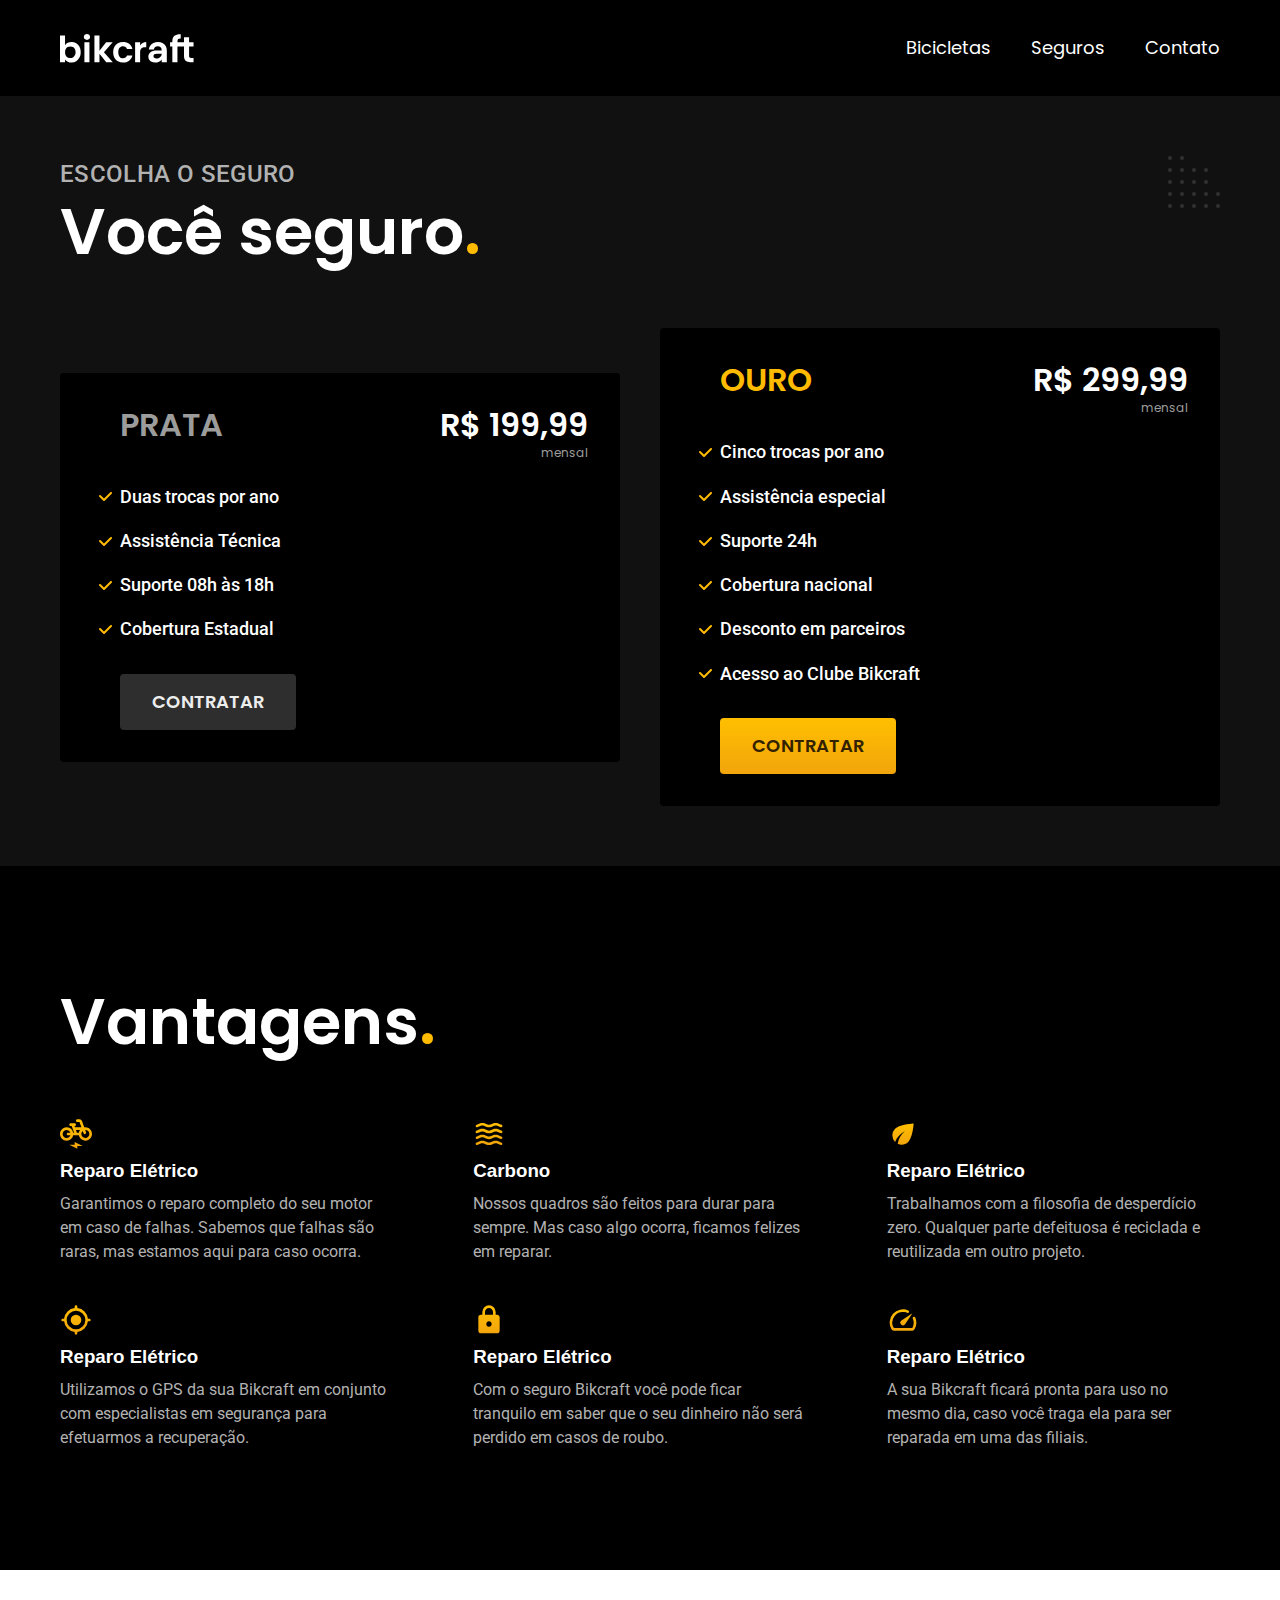
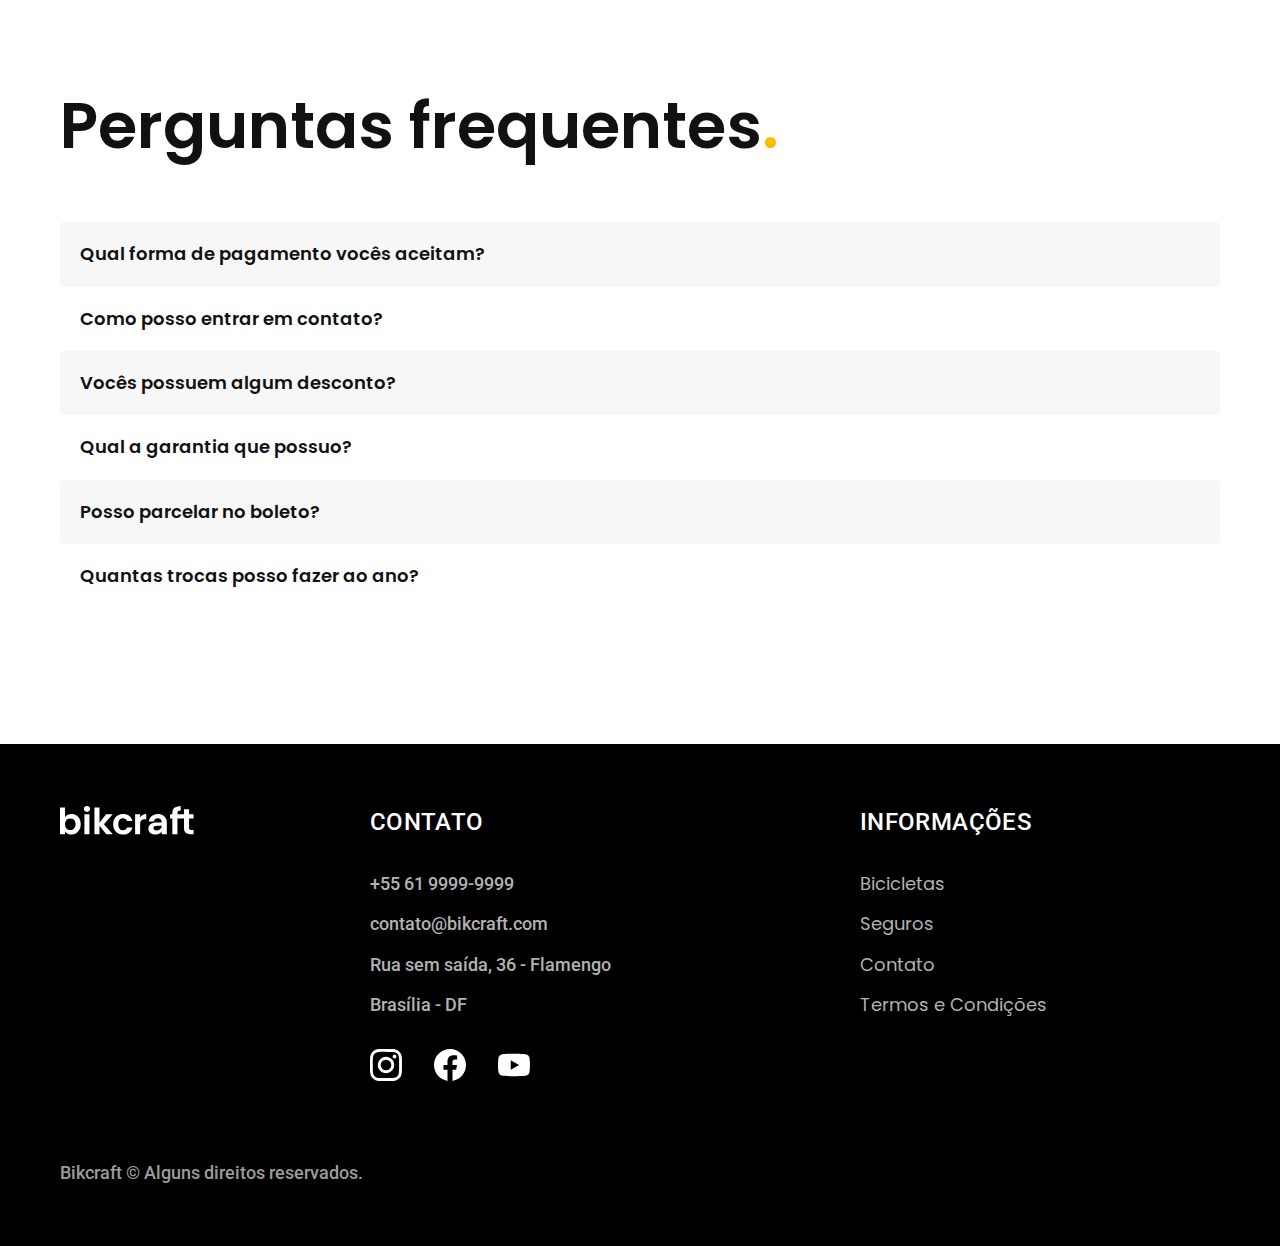
<file: seguros.html>
<!DOCTYPE html>
<html lang="pt-br">

<head>
  <meta charset="UTF-8">
  <meta name="viewport" content="width=device-width, initial-scale=1.0">

  <title>Seguros | Bikcraft</title>
  <meta name="description" content="Seguros.">

  <link rel="preload" href="./css/style.css" as="style">
  <link rel="stylesheet" href="./css/style.css">

  <link rel="preconnect" href="https://fonts.googleapis.com">
  <link rel="preconnect" href="https://fonts.gstatic.com" crossorigin>
  <link href="https://fonts.googleapis.com/css2?family=Fira+Sans&family=Merriweather:ital,wght@1,900&family=Poppins:wght@400;600&family=Roboto:wght@400;500&display=swap" rel="stylesheet">
</head>

<body id="seguros">
  <header class="header-bg">
    <div class="header container">
      <a href="./">
        <img src="./img/bikcraft.svg" alt="Bikcraft">
      </a>

      <nav aria-label="primaria">
        <ul class="header-menu font-1-m cor-0">
          <li><a href="./bicicletas.html">Bicicletas</a></li>
          <li><a href="./seguros.html">Seguros</a></li>
          <li><a href="./contato.html">Contato</a></li>
        </ul>
      </nav>
    </div>
  </header>

  <main class="seguros-bg">
    <div class="titulo-bg">
      <div class="titulo container">
        <p class="font-2-l-b cor-5">Escolha o seguro</p>
        <h1 class="font-1-xxl cor-0">Você seguro<span class="cor-p1">.</span></h1>
      </div>
    </div>

    <div class="seguros container">
      <div class="seguros-item">
        <h3 class="font-1-xl cor-6">PRATA</h3>
        <span class="font-1-xl cor-0">R$ 199,99<span class="font-1-xs cor-6">mensal</span></span>
        <ul class="font-2-m cor-0">
          <li>Duas trocas por ano</li>
          <li>Assistência Técnica</li>
          <li>Suporte 08h às 18h</li>
          <li>Cobertura Estadual</li>
        </ul>
        <a class="botao secundario" href="./orcamento.html">Contratar</a>
      </div>

      <div class="seguros-item">
        <h3 class="font-1-xl cor-p1">OURO</h3>
        <span class="font-1-xl cor-0">R$ 299,99<span class="font-1-xs cor-6">mensal</span></span>
        <ul class="font-2-m cor-0">
          <li>Cinco trocas por ano</li>
          <li>Assistência especial</li>
          <li>Suporte 24h</li>
          <li>Cobertura nacional</li>
          <li>Desconto em parceiros</li>
          <li>Acesso ao Clube Bikcraft</li>
        </ul>
        <a class="botao" href="./orcamento.html">Contratar</a>
      </div>
    </div>
  </main>

  <article class="vantagens-bg">
    <div class="vantagens container">
      <h2 class="font-1-xxl cor-0">Vantagens<span class="cor-p1">.</span></h2>
      <ul>
        <li>
          <img src="./img/icones/eletrica.svg" alt="">
          <h3 class="font-1l- cor-0">Reparo Elétrico</h3>
          <p class="font-2-s cor-5">Garantimos o reparo completo do seu motor em caso de falhas. Sabemos que falhas são raras, mas estamos aqui para caso ocorra.</p>
        </li>
        <li>
          <img src="./img/icones/carbono.svg" alt="">
          <h3 class="font-1l- cor-0">Carbono</h3>
          <p class="font-2-s cor-5">Nossos quadros são feitos para durar para sempre. Mas caso algo ocorra, ficamos felizes em reparar.</p>
        </li>
        <li>
          <img src="./img/icones/sustentavel.svg" alt="">
          <h3 class="font-1l- cor-0">Reparo Elétrico</h3>
          <p class="font-2-s cor-5">Trabalhamos com a filosofia de desperdício zero. Qualquer parte defeituosa é reciclada e reutilizada em outro projeto.</p>
        </li>
        <li>
          <img src="./img/icones/rastreador.svg" alt="">
          <h3 class="font-1l- cor-0">Reparo Elétrico</h3>
          <p class="font-2-s cor-5">Utilizamos o GPS da sua Bikcraft em conjunto com especialistas em segurança para efetuarmos a recuperação.</p>
        </li>
        <li>
          <img src="./img/icones/seguro.svg" alt="">
          <h3 class="font-1l- cor-0">Reparo Elétrico</h3>
          <p class="font-2-s cor-5">Com o seguro Bikcraft você pode ficar tranquilo em saber que o seu dinheiro não será perdido em casos de roubo.</p>
        </li>
        <li>
          <img src="./img/icones/velocidade.svg" alt="">
          <h3 class="font-1l- cor-0">Reparo Elétrico</h3>
          <p class="font-2-s cor-5">A sua Bikcraft ficará pronta para uso no mesmo dia, caso você traga ela para ser reparada em uma das filiais.</p>
        </li>
      </ul>
    </div>
  </article>

  <article class="perguntas container">
    <h2 class="font-1-xxl">Perguntas frequentes<span class="cor-p1">.</span></h2>

    <dl>
      <div>
        <dt class="font-1-m-b">Qual forma de pagamento vocês aceitam?
        </dt>
        <dd class="font-2-s cor-9">Aceitamos pagamentos parcelados em todos os cartões de crédito. Para pagamentos à vista também aceitarmos PIX e Boleto através do PagSeguro.</dd>
      </div>
      <div>
        <dt class="font-1-m-b">Como posso entrar em contato?</dt>
        <dd class="font-2-s cor-9">Aceitamos pagamentos parcelados em todos os cartões de crédito. Para pagamentos à vista também aceitarmos PIX e Boleto através do PagSeguro.</dd>
      </div>
      <div>
        <dt class="font-1-m-b">Vocês possuem algum desconto?</dt>
        <dd class="font-2-s cor-9">Aceitamos pagamentos parcelados em todos os cartões de crédito. Para pagamentos à vista também aceitarmos PIX e Boleto através do PagSeguro.</dd>
      </div>
      <div>
        <dt class="font-1-m-b">Qual a garantia que possuo?</dt>
        <dd class="font-2-s cor-9">Aceitamos pagamentos parcelados em todos os cartões de crédito. Para pagamentos à vista também aceitarmos PIX e Boleto através do PagSeguro.</dd>
      </div>
      <div>
        <dt class="font-1-m-b">Posso parcelar no boleto?</dt>
        <dd class="font-2-s cor-9">Aceitamos pagamentos parcelados em todos os cartões de crédito. Para pagamentos à vista também aceitarmos PIX e Boleto através do PagSeguro.</dd>
      </div>
      <div>
        <dt class="font-1-m-b">Quantas trocas posso fazer ao ano?</dt>
        <dd class="font-2-s cor-9">Aceitamos pagamentos parcelados em todos os cartões de crédito. Para pagamentos à vista também aceitarmos PIX e Boleto através do PagSeguro.</dd>
      </div>
    </dl>
  </article>

  <footer class="footer-bg">
    <div class="footer container">
      <img src="./img/bikcraft.svg" alt="Bikcraft">
      <div class="footer-contato">
        <h3 class="font-2-l-b cor-0">Contato</h3>
        <ul class="font-2-m cor-5">
          <li><a href="tel:+556199999999">+55 61 9999-9999</a></li>
          <li><a href="mailto:contato@bikcraft.com">contato@bikcraft.com</a></li>
          <li>Rua sem saída, 36 - Flamengo</li>
          <li>Brasília - DF</li>
        </ul>
        <div class="footer-redes">
          <a href="./">
            <img src="./img/redes/instagram.svg" alt="instagram">
          </a>
          <a href="./">
            <img src="./img/redes/facebook.svg" alt="facebook">
          </a>
          <a href="./">
            <img src="./img/redes/youtube.svg" alt="youtube">
          </a>
        </div>
      </div>
      <div class="footer-informacoes">
        <h3 class="font-2-l-b cor-0">Informações</h3>
        <nav>
          <ul class="font-1-m cor-5">
            <li><a href="./bicicletas.html">Bicicletas</a></li>
            <li><a href="./seguros.html">Seguros</a></li>
            <li><a href="./contato.html">Contato</a></li>
            <li><a href="./termos.html">Termos e Condições</a></li>
          </ul>
        </nav>
      </div>
      <p class="footer-copy font-2-m cor-6">Bikcraft © Alguns direitos reservados.</p>
    </div>
  </footer>

</body>

</html>
</file>
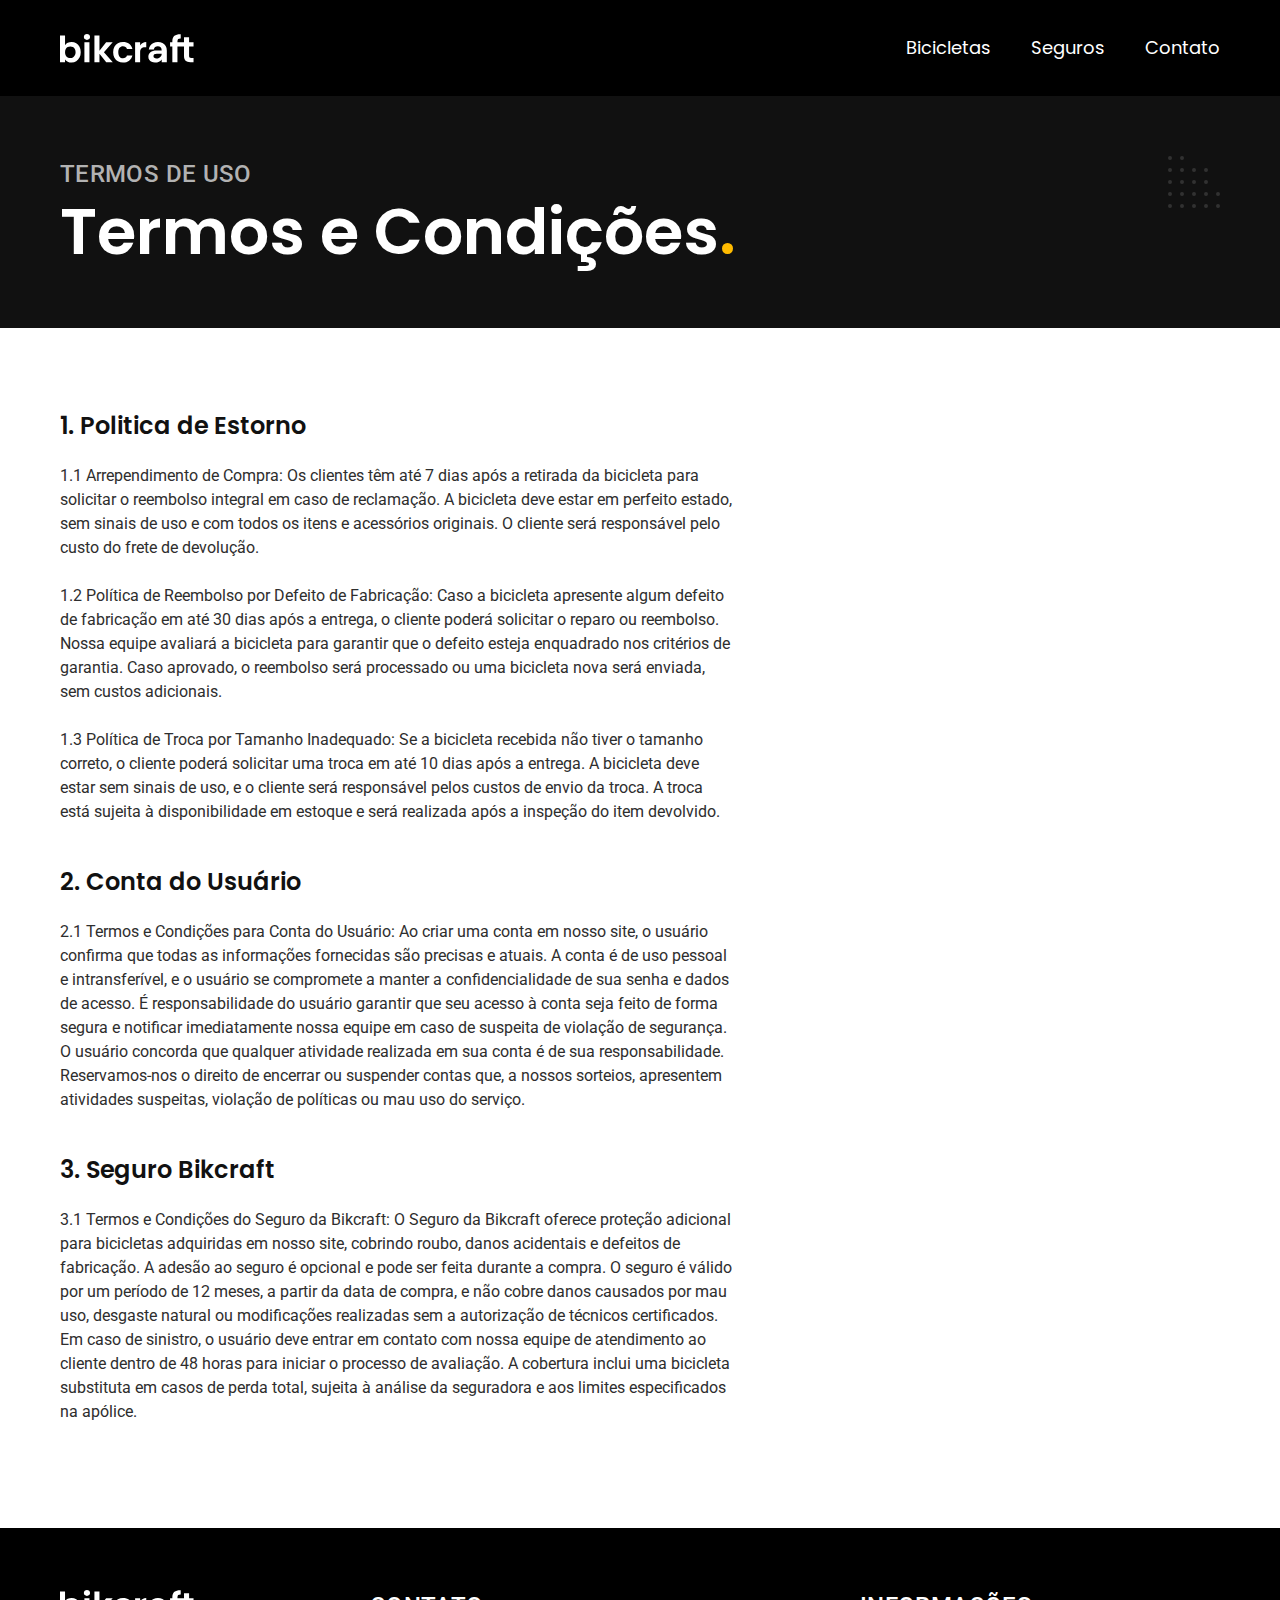
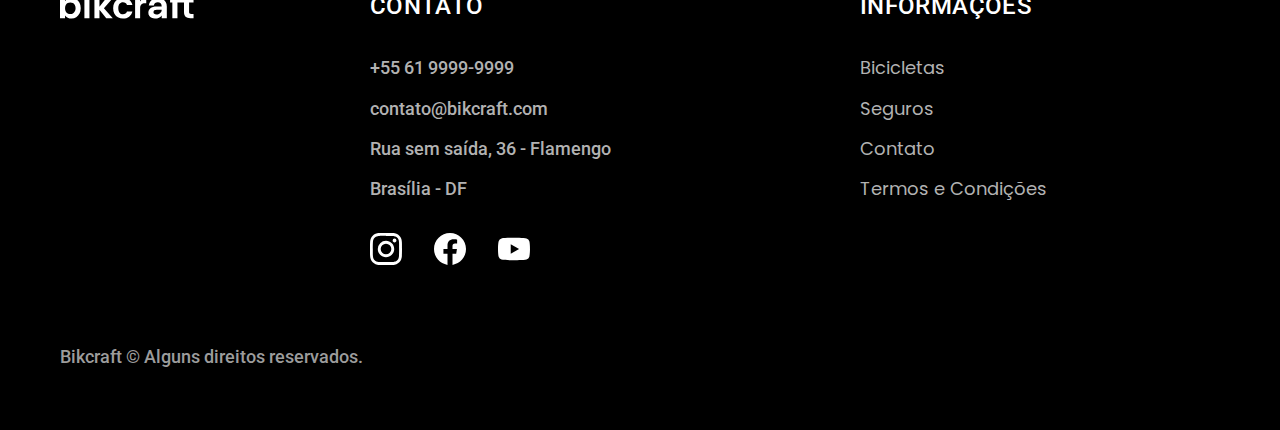
<file: termos.html>
<!DOCTYPE html>
<html lang="pt-br">

<head>
  <meta charset="UTF-8">
  <meta name="viewport" content="width=device-width, initial-scale=1.0">

  <title>Termos e Condições | Bikcraft</title>
  <meta name="description" content="Termos e Condições.">

  <link rel="preload" href="./css/style.css" as="style">
  <link rel="stylesheet" href="./css/style.css">

  <link rel="preconnect" href="https://fonts.googleapis.com">
  <link rel="preconnect" href="https://fonts.gstatic.com" crossorigin>
  <link href="https://fonts.googleapis.com/css2?family=Fira+Sans&family=Merriweather:ital,wght@1,900&family=Poppins:wght@400;600&family=Roboto:wght@400;500&display=swap" rel="stylesheet">
</head>

<body id="termos">
  <header class="header-bg">
    <div class="header container">
      <a href="./">
        <img src="./img/bikcraft.svg" alt="Bikcraft">
      </a>

      <nav aria-label="primaria">
        <ul class="header-menu font-1-m cor-0">
          <li><a href="./bicicletas.html">Bicicletas</a></li>
          <li><a href="./seguros.html">Seguros</a></li>
          <li><a href="./contato.html">Contato</a></li>
        </ul>
      </nav>
    </div>
  </header>

  <main>
    <div class="titulo-bg">
      <div class="titulo container">
        <p class="font-2-l-b cor-5">Termos de uso</p>
        <h1 class="font-1-xxl cor-0">Termos e Condições<span class="cor-p1">.</span></h1>
      </div>
    </div>
    <div class="termos container">
      <h2 class="font-1-l cor-11">1. Politica de Estorno</h2>
      <p class="font-2-s cor-10">1.1 Arrependimento de Compra:
        Os clientes têm até 7 dias após a retirada da bicicleta para solicitar o reembolso integral em caso de reclamação. A bicicleta deve estar em perfeito estado, sem sinais de uso e com todos os itens e acessórios originais. O cliente será responsável pelo custo do frete de devolução.</p>
      <p class="font-2-s cor-10">1.2 Política de Reembolso por Defeito de Fabricação:
        Caso a bicicleta apresente algum defeito de fabricação em até 30 dias após a entrega, o cliente poderá solicitar o reparo ou reembolso. Nossa equipe avaliará a bicicleta para garantir que o defeito esteja enquadrado nos critérios de garantia. Caso aprovado, o reembolso será processado ou uma bicicleta nova será enviada, sem custos adicionais.</p>
      <p class="font-2-s cor-10">1.3 Política de Troca por Tamanho Inadequado:
        Se a bicicleta recebida não tiver o tamanho correto, o cliente poderá solicitar uma troca em até 10 dias após a entrega. A bicicleta deve estar sem sinais de uso, e o cliente será responsável pelos custos de envio da troca. A troca está sujeita à disponibilidade em estoque e será realizada após a inspeção do item devolvido.</p>
      <h2 class="font-1-l cor-11">2. Conta do Usuário</h2>
      <p class="font-2-s cor-10">2.1 Termos e Condições para Conta do Usuário:
        Ao criar uma conta em nosso site, o usuário confirma que todas as informações fornecidas são precisas e atuais. A conta é de uso pessoal e intransferível, e o usuário se compromete a manter a confidencialidade de sua senha e dados de acesso. É responsabilidade do usuário garantir que seu acesso à conta seja feito de forma segura e notificar imediatamente nossa equipe em caso de suspeita de violação de segurança. O usuário concorda que qualquer atividade realizada em sua conta é de sua responsabilidade. Reservamos-nos o direito de encerrar ou suspender contas que, a nossos sorteios, apresentem atividades suspeitas, violação de políticas ou mau uso do serviço.</p>
      <h2 class="font-1-l cor-11">3. Seguro Bikcraft</h2>
      <p class="font-2-s cor-10">3.1 Termos e Condições do Seguro da Bikcraft:
        O Seguro da Bikcraft oferece proteção adicional para bicicletas adquiridas em nosso site, cobrindo roubo, danos acidentais e defeitos de fabricação. A adesão ao seguro é opcional e pode ser feita durante a compra. O seguro é válido por um período de 12 meses, a partir da data de compra, e não cobre danos causados por mau uso, desgaste natural ou modificações realizadas sem a autorização de técnicos certificados. Em caso de sinistro, o usuário deve entrar em contato com nossa equipe de atendimento ao cliente dentro de 48 horas para iniciar o processo de avaliação. A cobertura inclui uma bicicleta substituta em casos de perda total, sujeita à análise da seguradora e aos limites especificados na apólice.</p>
    </div>
  </main>

  <footer class="footer-bg">
    <div class="footer container">
      <img src="./img/bikcraft.svg" alt="Bikcraft">
      <div class="footer-contato">
        <h3 class="font-2-l-b cor-0">Contato</h3>
        <ul class="font-2-m cor-5">
          <li><a href="tel:+556199999999">+55 61 9999-9999</a></li>
          <li><a href="mailto:contato@bikcraft.com">contato@bikcraft.com</a></li>
          <li>Rua sem saída, 36 - Flamengo</li>
          <li>Brasília - DF</li>
        </ul>
        <div class="footer-redes">
          <a href="./">
            <img src="./img/redes/instagram.svg" alt="instagram">
          </a>
          <a href="./">
            <img src="./img/redes/facebook.svg" alt="facebook">
          </a>
          <a href="./">
            <img src="./img/redes/youtube.svg" alt="youtube">
          </a>
        </div>
      </div>
      <div class="footer-informacoes">
        <h3 class="font-2-l-b cor-0">Informações</h3>
        <nav>
          <ul class="font-1-m cor-5">
            <li><a href="./bicicletas.html">Bicicletas</a></li>
            <li><a href="./seguros.html">Seguros</a></li>
            <li><a href="./contato.html">Contato</a></li>
            <li><a href="./termos.html">Termos e Condições</a></li>
          </ul>
        </nav>
      </div>
      <p class="footer-copy font-2-m cor-6">Bikcraft © Alguns direitos reservados.</p>
    </div>
  </footer>

</body>

</html>
</file>
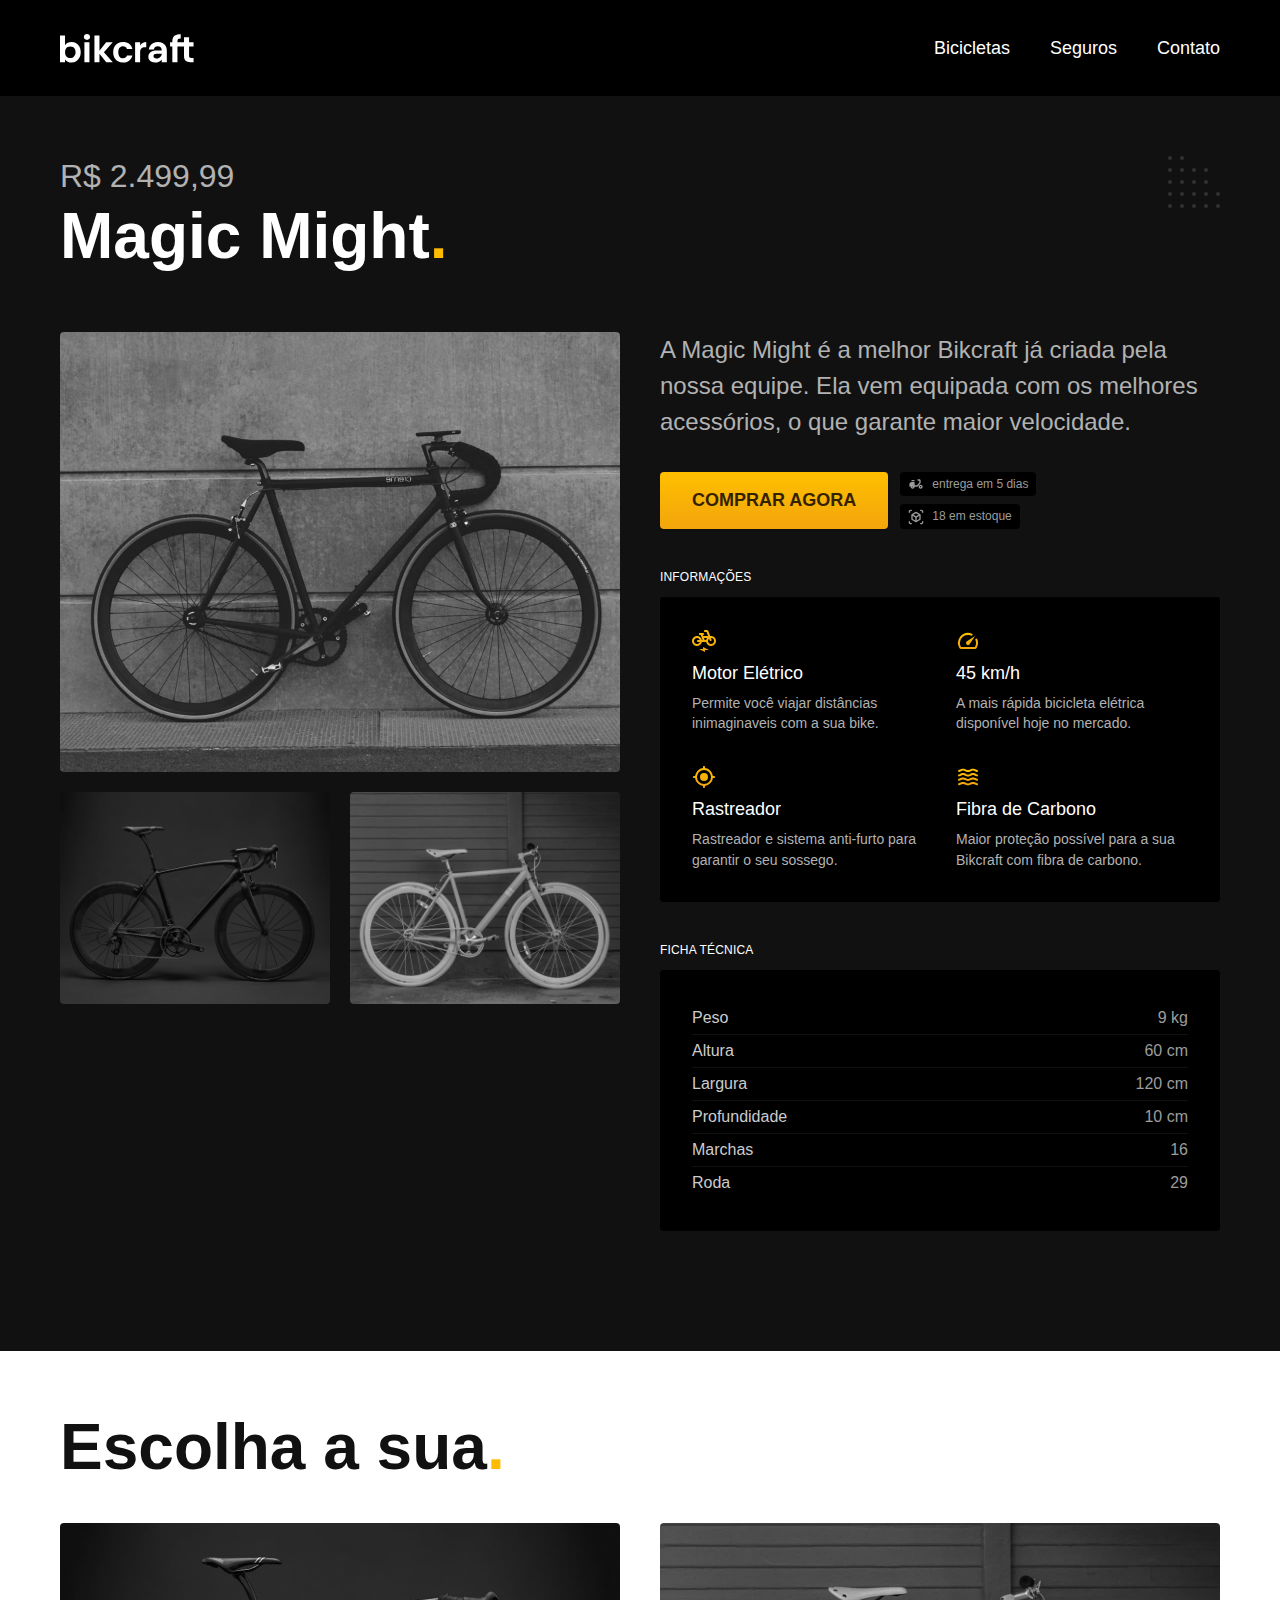
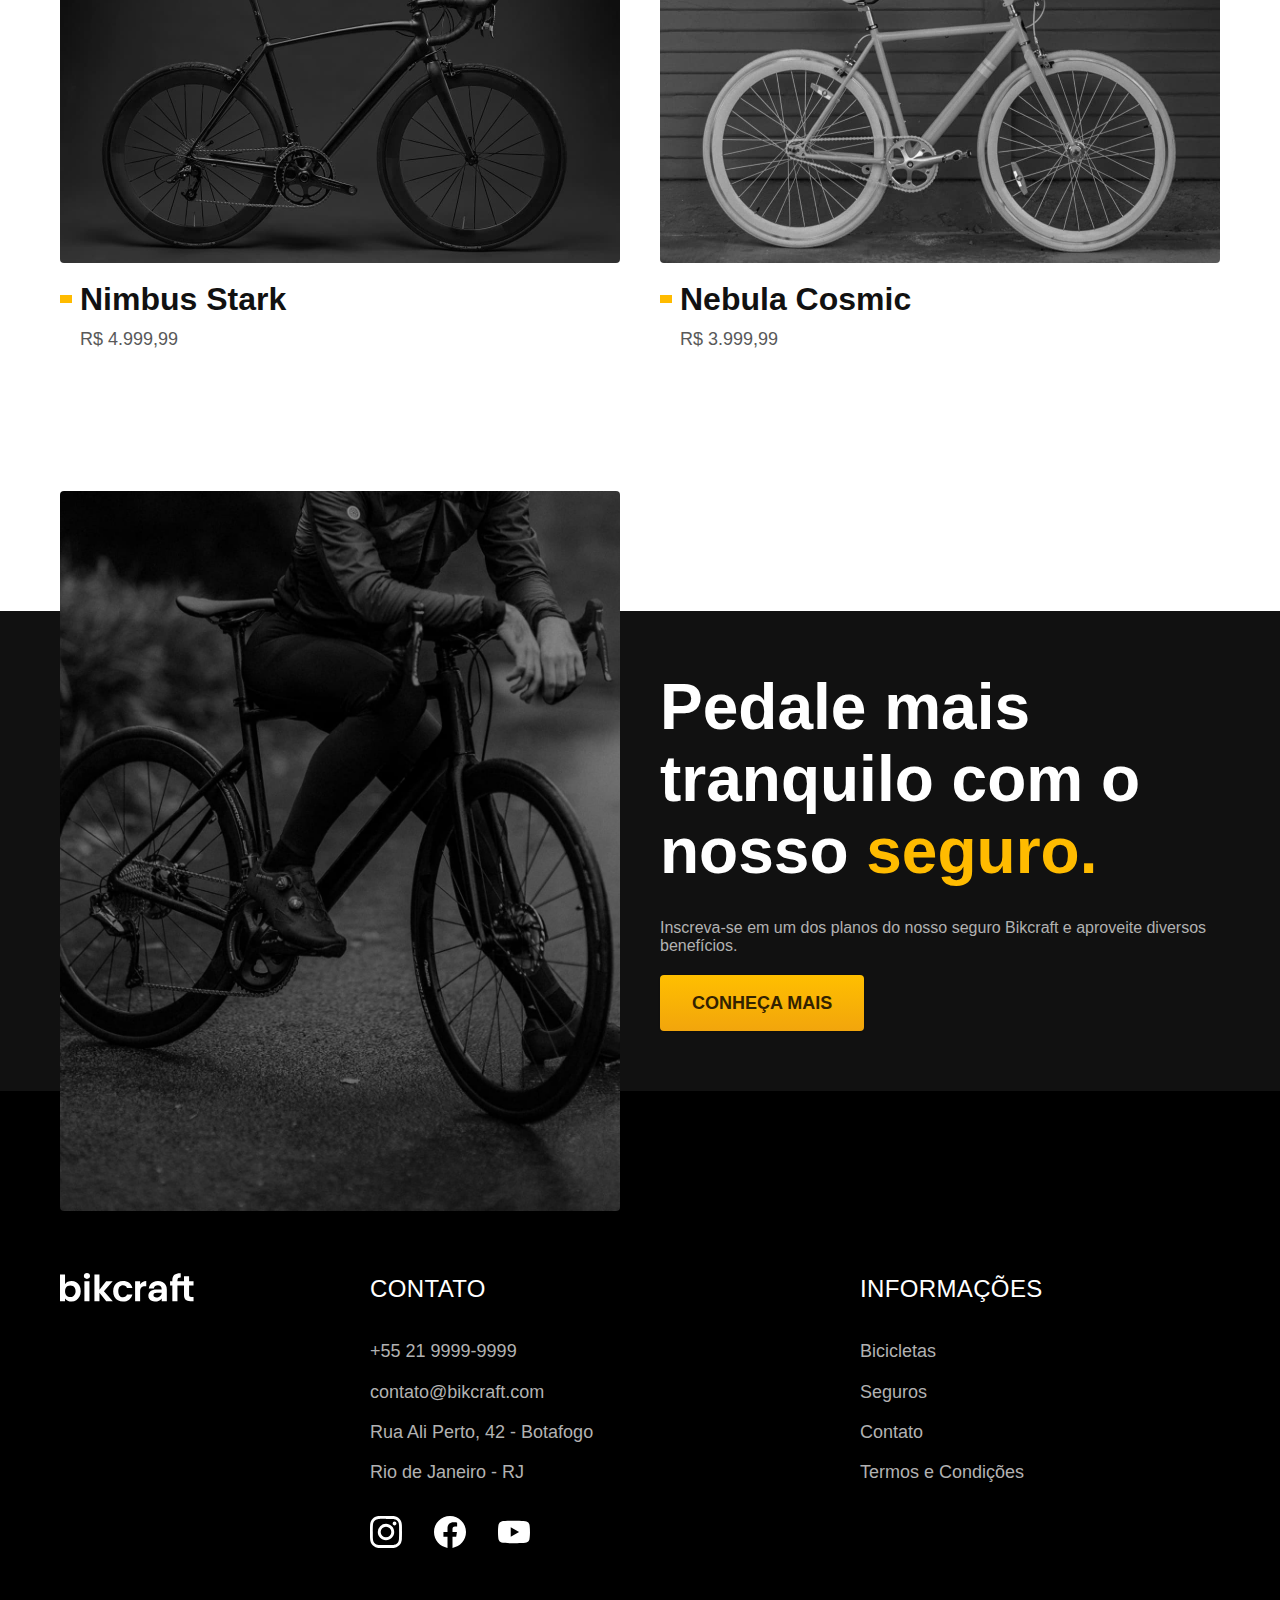
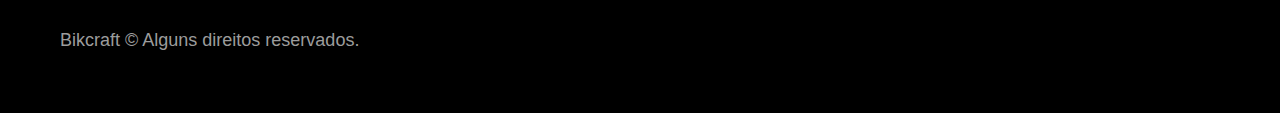
<file: bicicletas/magic.html>
<!DOCTYPE html>
<html lang="pt-br">

<head>
  <meta charset="UTF-8">
  <meta name="viewport" content="width=device-width, initial-scale=1.0">

  <title>Magic | Bikcraft</title>
  <meta name="description" content="Magic Migth.">

  <link rel="stylesheet" href="../css/style.css">
</head>

<body id="bicicleta">
  <header class="header-bg">
    <div class="header container">
      <a href="../">
        <img src="../img/bikcraft.svg" alt="Bikcraft">
      </a>

      <nav aria-label="primaria">
        <ul class="header-menu font-1-m cor-0">
          <li><a href="../bicicletas.html">Bicicletas</a></li>
          <li><a href="../seguros.html">Seguros</a></li>
          <li><a href="../contato.html">Contato</a></li>
        </ul>
      </nav>
    </div>
  </header>

  <main class="titulo-bg">
    <div>
      <div class="titulo container">
        <p class="font-2-xl cor-5">R$ 2.499,99</p>
        <h1 class="font-1-xxl cor-0">Magic Might<span class="cor-p1">.</span></h1>
      </div>
    </div>
    <div class="bicicleta container">
      <div class="bicicleta-imagens">
        <img src="../img/bicicleta/nimbus2.jpg" alt="">
        <img src="../img/bicicleta/nimbus1.jpg" alt="">
        <img src="../img/bicicleta/nimbus3.jpg" alt="">
      </div>
      <div class="bicicleta-conteudo">
        <p class="font-2-l cor-5">A Magic Might é a melhor Bikcraft já criada pela nossa equipe. Ela vem equipada com os melhores acessórios, o que garante maior velocidade.</p>
        <div class="bicicleta-comprar">
          <a class="botao" href="../orcamento.html">Comprar Agora</a>
          <span class="font-1-xs cor-6"><img src="../img/icones/entrega.svg" alt=""> entrega em 5 dias</span>
          <span class="font-1-xs cor-6"><img src="../img/icones/estoque.svg" alt=""> 18 em estoque</span>
        </div>

        <h2 class="font-1-xs cor-0">Informações</h2>
        <ul class="bicicleta-informacoes">
          <li>
            <img src="../img/icones/eletrica.svg" alt="">
            <h3 class="font-1-m cor-0">Motor Elétrico</h3>
            <p class="font-2-xs cor-5">Permite você viajar distâncias inimaginaveis com a sua bike.</p>
          </li>
          <li>
            <img src="../img/icones/velocidade.svg" alt="">
            <h3 class="font-1-m cor-0">45 km/h</h3>
            <p class="font-2-xs cor-5">A mais rápida bicicleta elétrica disponível hoje no mercado.</p>
          </li>
          <li>
            <img src="../img/icones/rastreador.svg" alt="">
            <h3 class="font-1-m cor-0">Rastreador</h3>
            <p class="font-2-xs cor-5">Rastreador e sistema anti-furto para garantir o seu sossego.</p>
          </li>
          <li>
            <img src="../img/icones/carbono.svg" alt="">
            <h3 class="font-1-m cor-0">Fibra de Carbono</h3>
            <p class="font-2-xs cor-5">Maior proteção possível para a sua Bikcraft com fibra de carbono.</p>
          </li>
        </ul>
        <h2 class="font-1-xs cor-0">Ficha Técnica</h2>
        <ul class="bicicleta-ficha font-2-s cor-4">
          <li>Peso <span>9 kg</span></li>
          <li>Altura <span>60 cm</span></li>
          <li>Largura <span>120 cm</span></li>
          <li>Profundidade <span>10 cm</span></li>
          <li>Marchas <span>16</span></li>
          <li>Roda <span>29</span></li>
        </ul>
      </div>
    </div>
  </main>

  <article class="bicicletas-lista container">
    <h2 class="font-1-xxl">Escolha a sua<span class="cor-p1">.</span></h2>

    <ul>
      <li>
        <a href="./nimbus.html">
          <img src="../img/bicicletas/nimbus.jpg" alt="Bicicleta preta">
          <h3 class="font-1-xl">Nimbus Stark</h3>
          <span class="font-2-m cor-8">R$ 4.999,99</span>
        </a>
      </li>

      <li>
        <a href="./nebula.html">
          <img src="../img/bicicletas/nebula.jpg" alt="Bicicleta preta">
          <h3 class="font-1-xl">Nebula Cosmic</h3>
          <span class="font-2-m cor-8">R$ 3.999,99</span>
        </a>
      </li>
    </ul>
  </article>

  <article class="seguro-bg">
    <div class="seguro container">
      <div class="seguro-imagem">
        <img src="../img/fotos/seguros.jpg" alt="Pessoa parada em cima de uma bicicleta">
      </div>
      <div class="seguro-conteudo">
        <h2 class="font-1-xxl cor-0">Pedale mais tranquilo com o nosso <span class="cor-p1">seguro.</span></h2>
        <p class="font-2-1 cor-5">Inscreva-se em um dos planos do nosso seguro Bikcraft e aproveite diversos benefícios.</p>
        <a class="botao" href="../seguros.html">Conheça Mais</a>
      </div>
    </div>
  </article>

  <footer class="footer-bg">
    <div class="footer container">
      <img src="../img/bikcraft.svg" alt="Bikcraft">
      <div class="footer-contato">
        <h3 class="font-2-l-b cor-0">Contato</h3>
        <ul class="font-2-m cor-5">
          <li><a href="tel:+552199999999">+55 21 9999-9999</a></li>
          <li><a href="mailto:contato@bikcraft.com">contato@bikcraft.com</a></li>
          <li>Rua Ali Perto, 42 - Botafogo</li>
          <li>Rio de Janeiro - RJ</li>
        </ul>
        <div class="footer-redes">
          <a href="../">
            <img src="../img/redes/instagram.svg" alt="Instagram">
          </a>
          <a href="../">
            <img src="../img/redes/facebook.svg" alt="Facebook">
          </a>
          <a href="../">
            <img src="../img/redes/youtube.svg" alt="Youtube">
          </a>
        </div>
      </div>
      <div class="footer-informacoes">
        <h3 class="font-2-l-b cor-0">Informações</h3>
        <nav>
          <ul class="font-1-m cor-5">
            <li><a href="../bicicletas.html">Bicicletas</a></li>
            <li><a href="../seguros.html">Seguros</a></li>
            <li><a href="../contato.html">Contato</a></li>
            <li><a href="../termos.html">Termos e Condições</a></li>
          </ul>
        </nav>
      </div>
      <p class="footer-copy font-2-m cor-6">Bikcraft © Alguns direitos reservados.</p>
    </div>
  </footer>
</body>

</html>
</file>
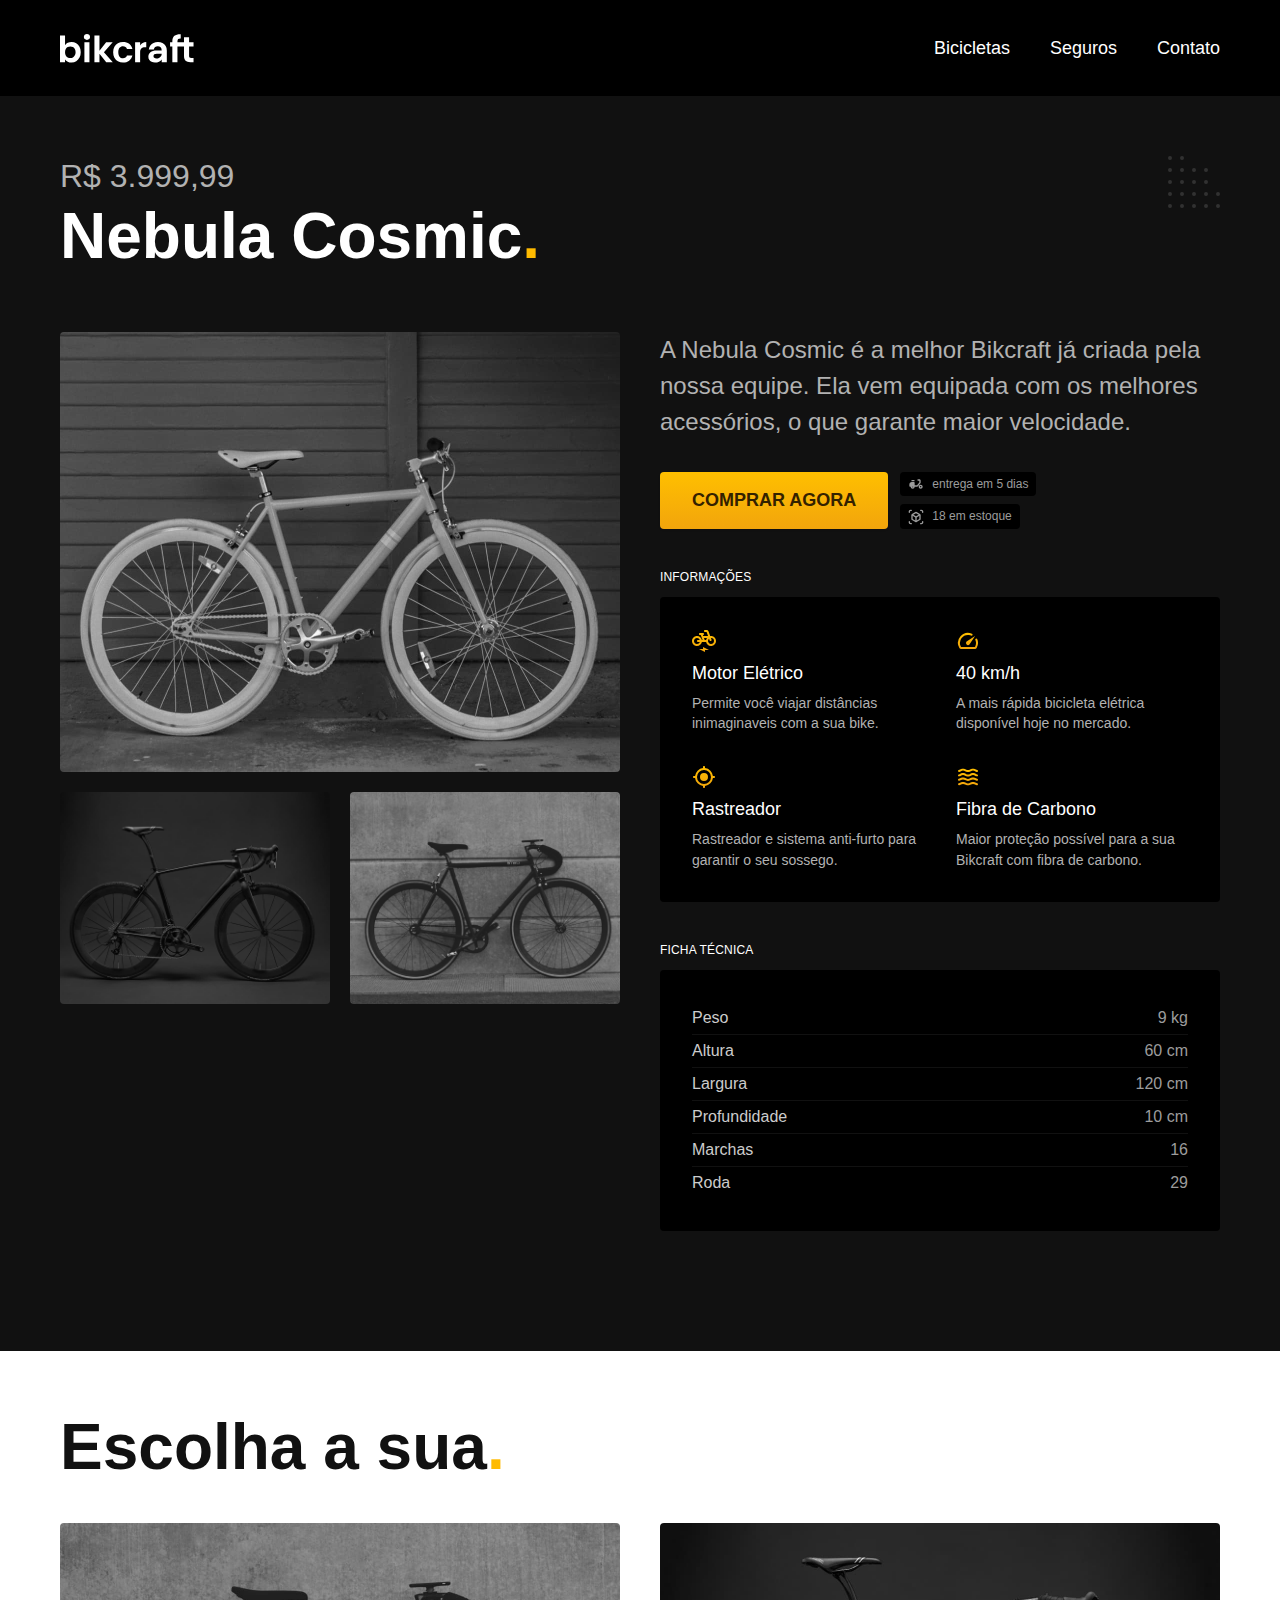
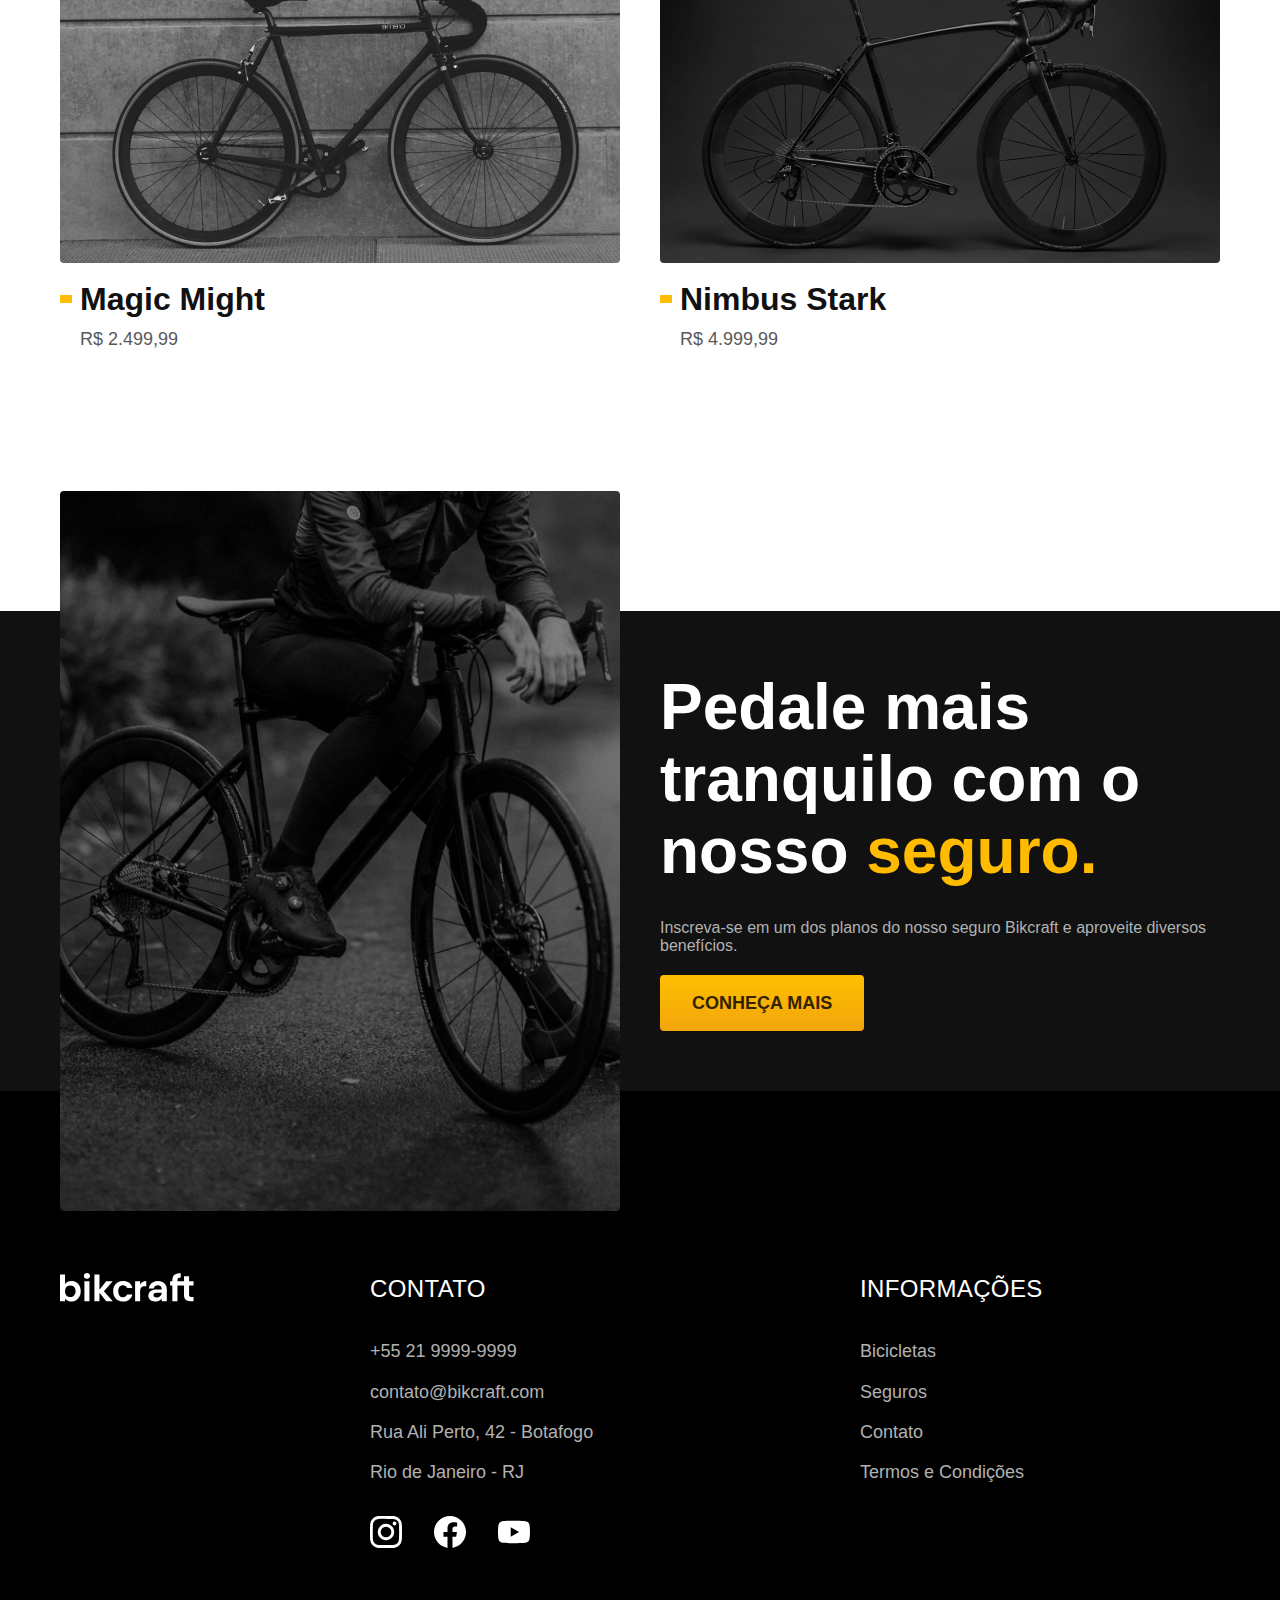
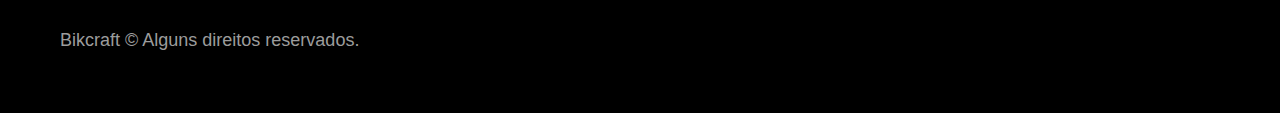
<file: bicicletas/nebula.html>
<!DOCTYPE html>
<html lang="pt-br">

<head>
  <meta charset="UTF-8">
  <meta name="viewport" content="width=device-width, initial-scale=1.0">

  <title>Nebula | Bikcraft</title>
  <meta name="description" content="Nebula Cosmic.">

  <link rel="stylesheet" href="../css/style.css">
</head>

<body id="bicicleta">
  <header class="header-bg">
    <div class="header container">
      <a href="../">
        <img src="../img/bikcraft.svg" alt="Bikcraft">
      </a>

      <nav aria-label="primaria">
        <ul class="header-menu font-1-m cor-0">
          <li><a href="../bicicletas.html">Bicicletas</a></li>
          <li><a href="../seguros.html">Seguros</a></li>
          <li><a href="../contato.html">Contato</a></li>
        </ul>
      </nav>
    </div>
  </header>

  <main class="titulo-bg">
    <div>
      <div class="titulo container">
        <p class="font-2-xl cor-5">R$ 3.999,99</p>
        <h1 class="font-1-xxl cor-0">Nebula Cosmic<span class="cor-p1">.</span></h1>
      </div>
    </div>
    <div class="bicicleta container">
      <div class="bicicleta-imagens">
        <img src="../img/bicicleta/nimbus3.jpg" alt="">
        <img src="../img/bicicleta/nimbus1.jpg" alt="">
        <img src="../img/bicicleta/nimbus2.jpg" alt="">
      </div>
      <div class="bicicleta-conteudo">
        <p class="font-2-l cor-5">A Nebula Cosmic é a melhor Bikcraft já criada pela nossa equipe. Ela vem equipada com os melhores acessórios, o que garante maior velocidade.</p>
        <div class="bicicleta-comprar">
          <a class="botao" href="../orcamento.html">Comprar Agora</a>
          <span class="font-1-xs cor-6"><img src="../img/icones/entrega.svg" alt=""> entrega em 5 dias</span>
          <span class="font-1-xs cor-6"><img src="../img/icones/estoque.svg" alt=""> 18 em estoque</span>
        </div>

        <h2 class="font-1-xs cor-0">Informações</h2>
        <ul class="bicicleta-informacoes">
          <li>
            <img src="../img/icones/eletrica.svg" alt="">
            <h3 class="font-1-m cor-0">Motor Elétrico</h3>
            <p class="font-2-xs cor-5">Permite você viajar distâncias inimaginaveis com a sua bike.</p>
          </li>
          <li>
            <img src="../img/icones/velocidade.svg" alt="">
            <h3 class="font-1-m cor-0">40 km/h</h3>
            <p class="font-2-xs cor-5">A mais rápida bicicleta elétrica disponível hoje no mercado.</p>
          </li>
          <li>
            <img src="../img/icones/rastreador.svg" alt="">
            <h3 class="font-1-m cor-0">Rastreador</h3>
            <p class="font-2-xs cor-5">Rastreador e sistema anti-furto para garantir o seu sossego.</p>
          </li>
          <li>
            <img src="../img/icones/carbono.svg" alt="">
            <h3 class="font-1-m cor-0">Fibra de Carbono</h3>
            <p class="font-2-xs cor-5">Maior proteção possível para a sua Bikcraft com fibra de carbono.</p>
          </li>
        </ul>
        <h2 class="font-1-xs cor-0">Ficha Técnica</h2>
        <ul class="bicicleta-ficha font-2-s cor-4">
          <li>Peso <span>9 kg</span></li>
          <li>Altura <span>60 cm</span></li>
          <li>Largura <span>120 cm</span></li>
          <li>Profundidade <span>10 cm</span></li>
          <li>Marchas <span>16</span></li>
          <li>Roda <span>29</span></li>
        </ul>
      </div>
    </div>
  </main>

  <article class="bicicletas-lista container">
    <h2 class="font-1-xxl">Escolha a sua<span class="cor-p1">.</span></h2>

    <ul>
      <li>
        <a href="./magic.html">
          <img src="../img/bicicletas/magic.jpg" alt="Bicicleta preta">
          <h3 class="font-1-xl">Magic Might</h3>
          <span class="font-2-m cor-8">R$ 2.499,99</span>
        </a>
      </li>

      <li>
        <a href="./nimbus.html">
          <img src="../img/bicicletas/nimbus.jpg" alt="Bicicleta preta">
          <h3 class="font-1-xl">Nimbus Stark</h3>
          <span class="font-2-m cor-8">R$ 4.999,99</span>
        </a>
      </li>
    </ul>
  </article>

  <article class="seguro-bg">
    <div class="seguro container">
      <div class="seguro-imagem">
        <img src="../img/fotos/seguros.jpg" alt="Pessoa parada em cima de uma bicicleta">
      </div>
      <div class="seguro-conteudo">
        <h2 class="font-1-xxl cor-0">Pedale mais tranquilo com o nosso <span class="cor-p1">seguro.</span></h2>
        <p class="font-2-1 cor-5">Inscreva-se em um dos planos do nosso seguro Bikcraft e aproveite diversos benefícios.</p>
        <a class="botao" href="../seguros.html">Conheça Mais</a>
      </div>
    </div>
  </article>

  <footer class="footer-bg">
    <div class="footer container">
      <img src="../img/bikcraft.svg" alt="Bikcraft">
      <div class="footer-contato">
        <h3 class="font-2-l-b cor-0">Contato</h3>
        <ul class="font-2-m cor-5">
          <li><a href="tel:+552199999999">+55 21 9999-9999</a></li>
          <li><a href="mailto:contato@bikcraft.com">contato@bikcraft.com</a></li>
          <li>Rua Ali Perto, 42 - Botafogo</li>
          <li>Rio de Janeiro - RJ</li>
        </ul>
        <div class="footer-redes">
          <a href="../">
            <img src="../img/redes/instagram.svg" alt="Instagram">
          </a>
          <a href="../">
            <img src="../img/redes/facebook.svg" alt="Facebook">
          </a>
          <a href="../">
            <img src="../img/redes/youtube.svg" alt="Youtube">
          </a>
        </div>
      </div>
      <div class="footer-informacoes">
        <h3 class="font-2-l-b cor-0">Informações</h3>
        <nav>
          <ul class="font-1-m cor-5">
            <li><a href="../bicicletas.html">Bicicletas</a></li>
            <li><a href="../seguros.html">Seguros</a></li>
            <li><a href="../contato.html">Contato</a></li>
            <li><a href="../termos.html">Termos e Condições</a></li>
          </ul>
        </nav>
      </div>
      <p class="footer-copy font-2-m cor-6">Bikcraft © Alguns direitos reservados.</p>
    </div>
  </footer>
</body>

</html>
</file>
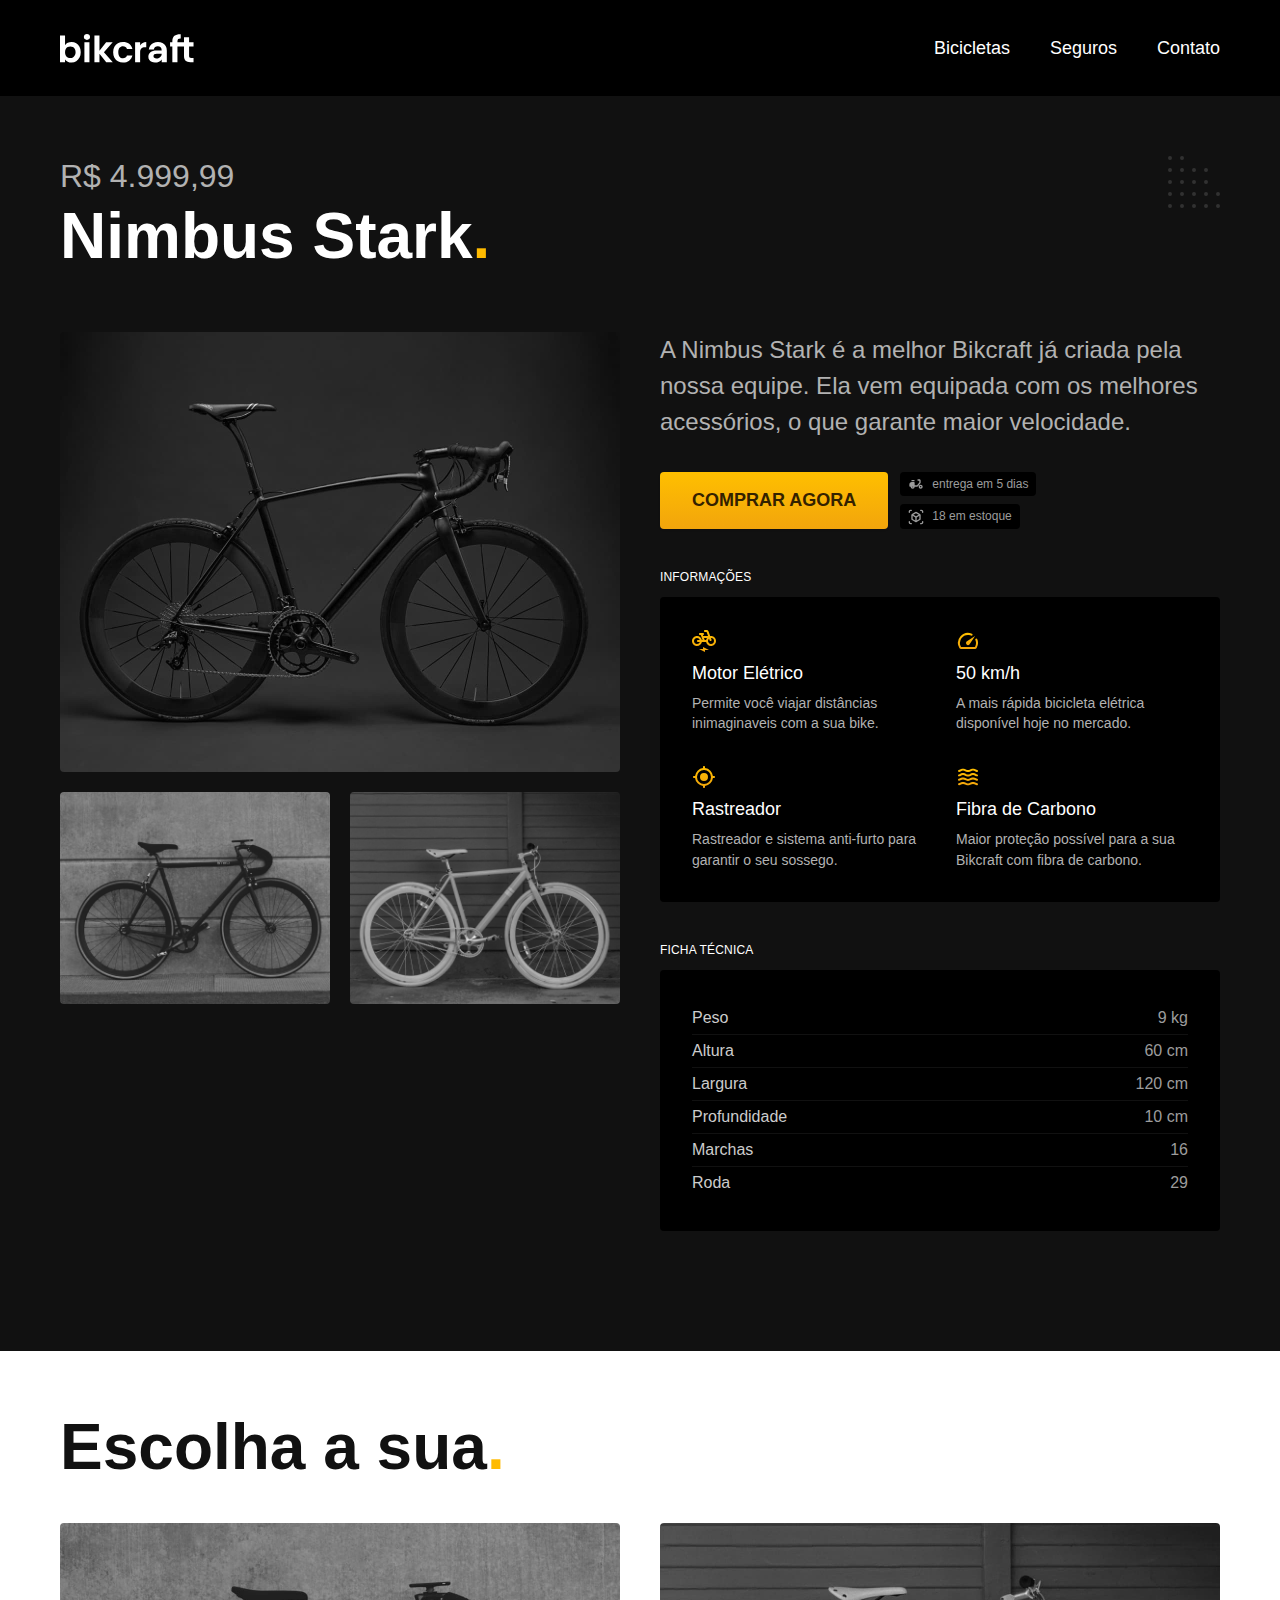
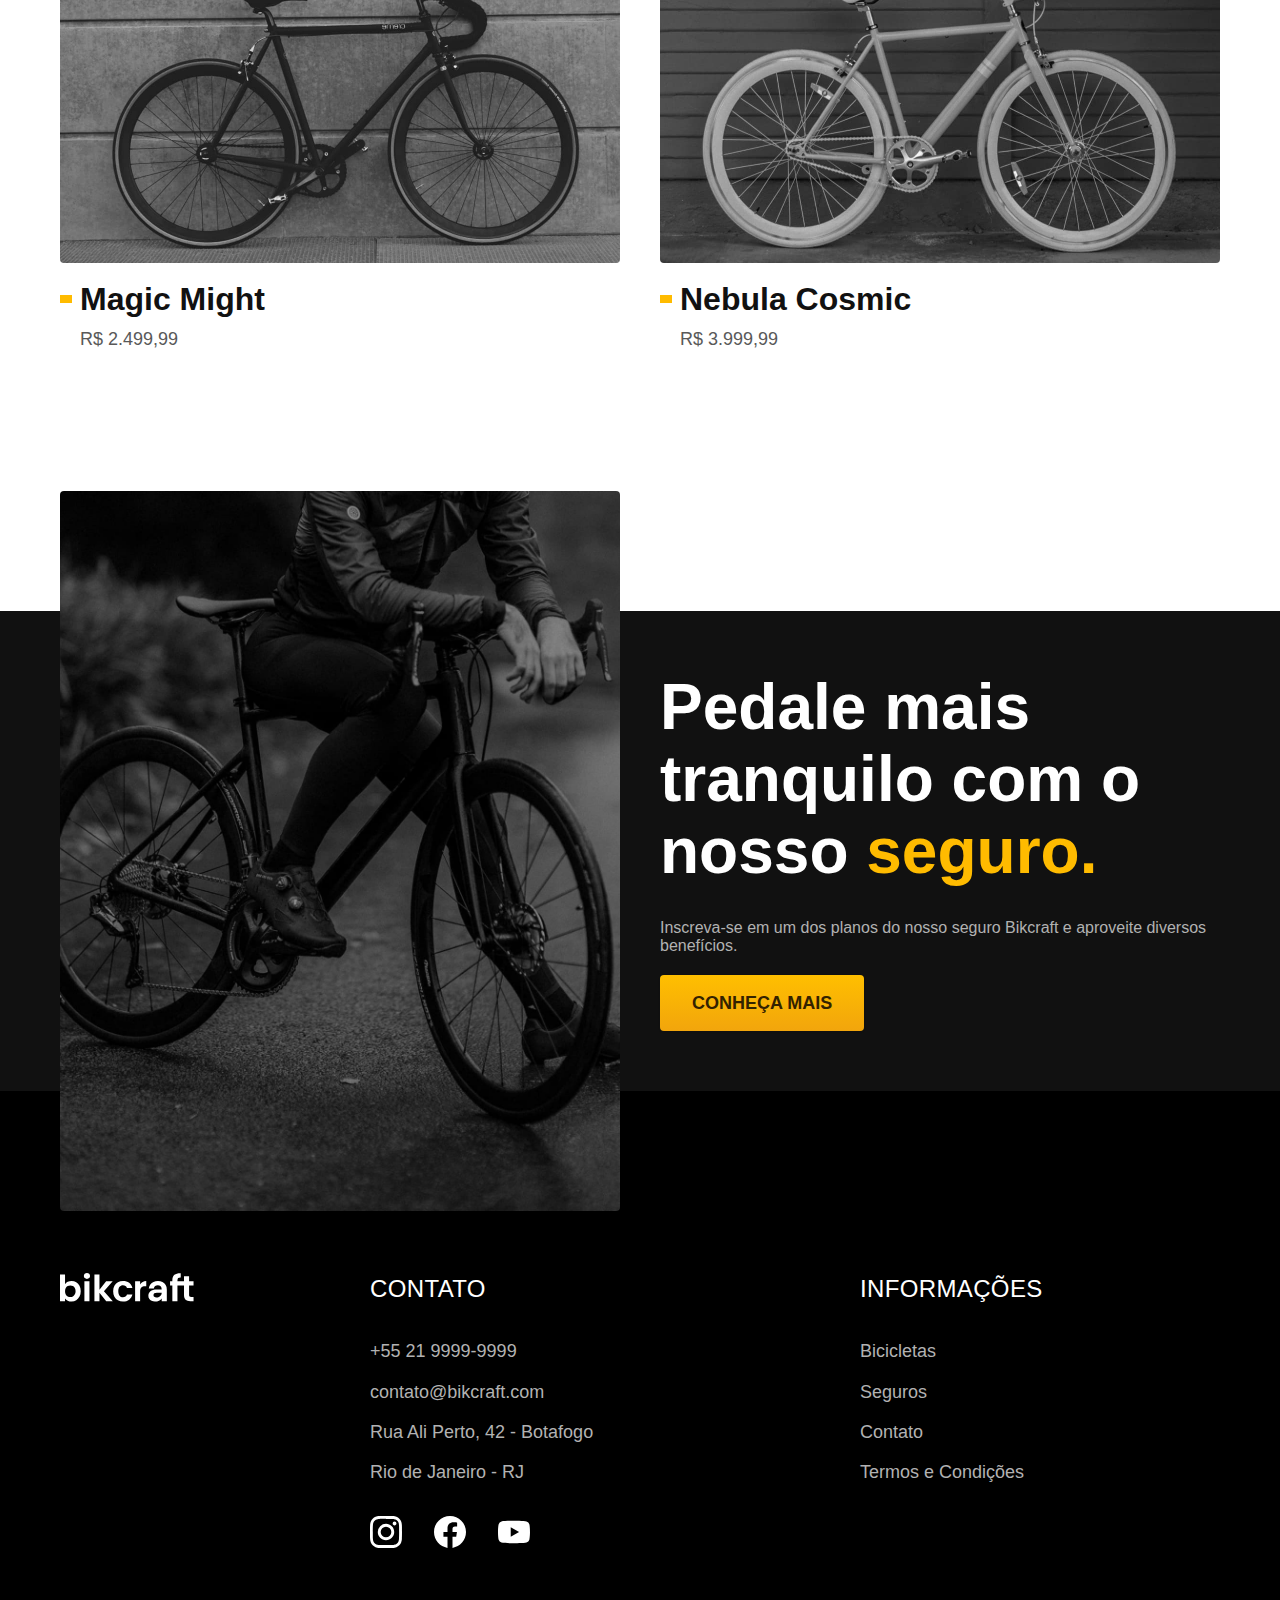
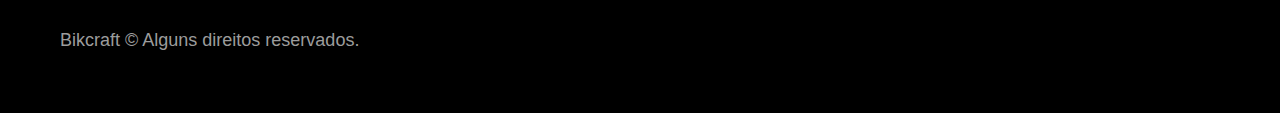
<file: bicicletas/nimbus.html>
<!DOCTYPE html>
<html lang="pt-br">

<head>
  <meta charset="UTF-8">
  <meta name="viewport" content="width=device-width, initial-scale=1.0">

  <title>Nimbus | Bikcraft</title>
  <meta name="description" content="Nimbus Stark.">

  <link rel="stylesheet" href="../css/style.css">
</head>

<body id="bicicleta">
  <header class="header-bg">
    <div class="header container">
      <a href="../">
        <img src="../img/bikcraft.svg" alt="Bikcraft">
      </a>

      <nav aria-label="primaria">
        <ul class="header-menu font-1-m cor-0">
          <li><a href="../bicicletas.html">Bicicletas</a></li>
          <li><a href="../seguros.html">Seguros</a></li>
          <li><a href="../contato.html">Contato</a></li>
        </ul>
      </nav>
    </div>
  </header>

  <main class="titulo-bg">
    <div>
      <div class="titulo container">
        <p class="font-2-xl cor-5">R$ 4.999,99</p>
        <h1 class="font-1-xxl cor-0">Nimbus Stark<span class="cor-p1">.</span></h1>
      </div>
    </div>
    <div class="bicicleta container">
      <div class="bicicleta-imagens">
        <img src="../img/bicicleta/nimbus1.jpg" alt="">
        <img src="../img/bicicleta/nimbus2.jpg" alt="">
        <img src="../img/bicicleta/nimbus3.jpg" alt="">
      </div>
      <div class="bicicleta-conteudo">
        <p class="font-2-l cor-5">A Nimbus Stark é a melhor Bikcraft já criada pela nossa equipe. Ela vem equipada com os melhores acessórios, o que garante maior velocidade.</p>
        <div class="bicicleta-comprar">
          <a class="botao" href="../orcamento.html">Comprar Agora</a>
          <span class="font-1-xs cor-6"><img src="../img/icones/entrega.svg" alt=""> entrega em 5 dias</span>
          <span class="font-1-xs cor-6"><img src="../img/icones/estoque.svg" alt=""> 18 em estoque</span>
        </div>

        <h2 class="font-1-xs cor-0">Informações</h2>
        <ul class="bicicleta-informacoes">
          <li>
            <img src="../img/icones/eletrica.svg" alt="">
            <h3 class="font-1-m cor-0">Motor Elétrico</h3>
            <p class="font-2-xs cor-5">Permite você viajar distâncias inimaginaveis com a sua bike.</p>
          </li>
          <li>
            <img src="../img/icones/velocidade.svg" alt="">
            <h3 class="font-1-m cor-0">50 km/h</h3>
            <p class="font-2-xs cor-5">A mais rápida bicicleta elétrica disponível hoje no mercado.</p>
          </li>
          <li>
            <img src="../img/icones/rastreador.svg" alt="">
            <h3 class="font-1-m cor-0">Rastreador</h3>
            <p class="font-2-xs cor-5">Rastreador e sistema anti-furto para garantir o seu sossego.</p>
          </li>
          <li>
            <img src="../img/icones/carbono.svg" alt="">
            <h3 class="font-1-m cor-0">Fibra de Carbono</h3>
            <p class="font-2-xs cor-5">Maior proteção possível para a sua Bikcraft com fibra de carbono.</p>
          </li>
        </ul>
        <h2 class="font-1-xs cor-0">Ficha Técnica</h2>
        <ul class="bicicleta-ficha font-2-s cor-4">
          <li>Peso <span>9 kg</span></li>
          <li>Altura <span>60 cm</span></li>
          <li>Largura <span>120 cm</span></li>
          <li>Profundidade <span>10 cm</span></li>
          <li>Marchas <span>16</span></li>
          <li>Roda <span>29</span></li>
        </ul>
      </div>
    </div>
  </main>

  <article class="bicicletas-lista container">
    <h2 class="font-1-xxl">Escolha a sua<span class="cor-p1">.</span></h2>

    <ul>
      <li>
        <a href="./magic.html">
          <img src="../img/bicicletas/magic.jpg" alt="Bicicleta preta">
          <h3 class="font-1-xl">Magic Might</h3>
          <span class="font-2-m cor-8">R$ 2.499,99</span>
        </a>
      </li>

      <li>
        <a href="./nebula.html">
          <img src="../img/bicicletas/nebula.jpg" alt="Bicicleta preta">
          <h3 class="font-1-xl">Nebula Cosmic</h3>
          <span class="font-2-m cor-8">R$ 3.999,99</span>
        </a>
      </li>
    </ul>
  </article>

  <article class="seguro-bg">
    <div class="seguro container">
      <div class="seguro-imagem">
        <img src="../img/fotos/seguros.jpg" alt="Pessoa parada em cima de uma bicicleta">
      </div>
      <div class="seguro-conteudo">
        <h2 class="font-1-xxl cor-0">Pedale mais tranquilo com o nosso <span class="cor-p1">seguro.</span></h2>
        <p class="font-2-1 cor-5">Inscreva-se em um dos planos do nosso seguro Bikcraft e aproveite diversos benefícios.</p>
        <a class="botao" href="../seguros.html">Conheça Mais</a>
      </div>
    </div>
  </article>

  <footer class="footer-bg">
    <div class="footer container">
      <img src="../img/bikcraft.svg" alt="Bikcraft">
      <div class="footer-contato">
        <h3 class="font-2-l-b cor-0">Contato</h3>
        <ul class="font-2-m cor-5">
          <li><a href="tel:+552199999999">+55 21 9999-9999</a></li>
          <li><a href="mailto:contato@bikcraft.com">contato@bikcraft.com</a></li>
          <li>Rua Ali Perto, 42 - Botafogo</li>
          <li>Rio de Janeiro - RJ</li>
        </ul>
        <div class="footer-redes">
          <a href="../">
            <img src="../img/redes/instagram.svg" alt="Instagram">
          </a>
          <a href="../">
            <img src="../img/redes/facebook.svg" alt="Facebook">
          </a>
          <a href="../">
            <img src="../img/redes/youtube.svg" alt="Youtube">
          </a>
        </div>
      </div>
      <div class="footer-informacoes">
        <h3 class="font-2-l-b cor-0">Informações</h3>
        <nav>
          <ul class="font-1-m cor-5">
            <li><a href="../bicicletas.html">Bicicletas</a></li>
            <li><a href="../seguros.html">Seguros</a></li>
            <li><a href="../contato.html">Contato</a></li>
            <li><a href="../termos.html">Termos e Condições</a></li>
          </ul>
        </nav>
      </div>
      <p class="footer-copy font-2-m cor-6">Bikcraft © Alguns direitos reservados.</p>
    </div>
  </footer>
</body>

</html>
</file>
<file: css/style.css>
@import "./global/global.css";
@import "./utilidades/tipografia.css";
@import "./utilidades/cores.css";

@import "./global/header.css";
@import "./global/footer.css";

/* Utilidades */
@import "./utilidades/componentes.css";
@import "./utilidades/formulario.css";

/* Home */
@import "./home/introducao.css";
@import "./home/tecnologia.css";
@import "./home/parceiros.css";
@import "./home/depoimento.css";

/* Bicicletas */
@import "./bicicletas/bicicletas-lista.css";
@import "./bicicletas/bicicletas.css";

/* Bicicleta */
@import "./bicicleta/bicicleta.css";
@import "./bicicleta/seguro.css";

/* Seguros */
@import "./seguros/seguros.css";
@import "./seguros/vantagens.css";
@import "./seguros/perguntas.css";

/* Contato */
@import "./contato/contato.css";
@import "./contato/lojas.css";

/* orçamento */
@import "./orcamento/orcamento.css";

/* Termos */
@import "./termos/termos.css";
</file>
